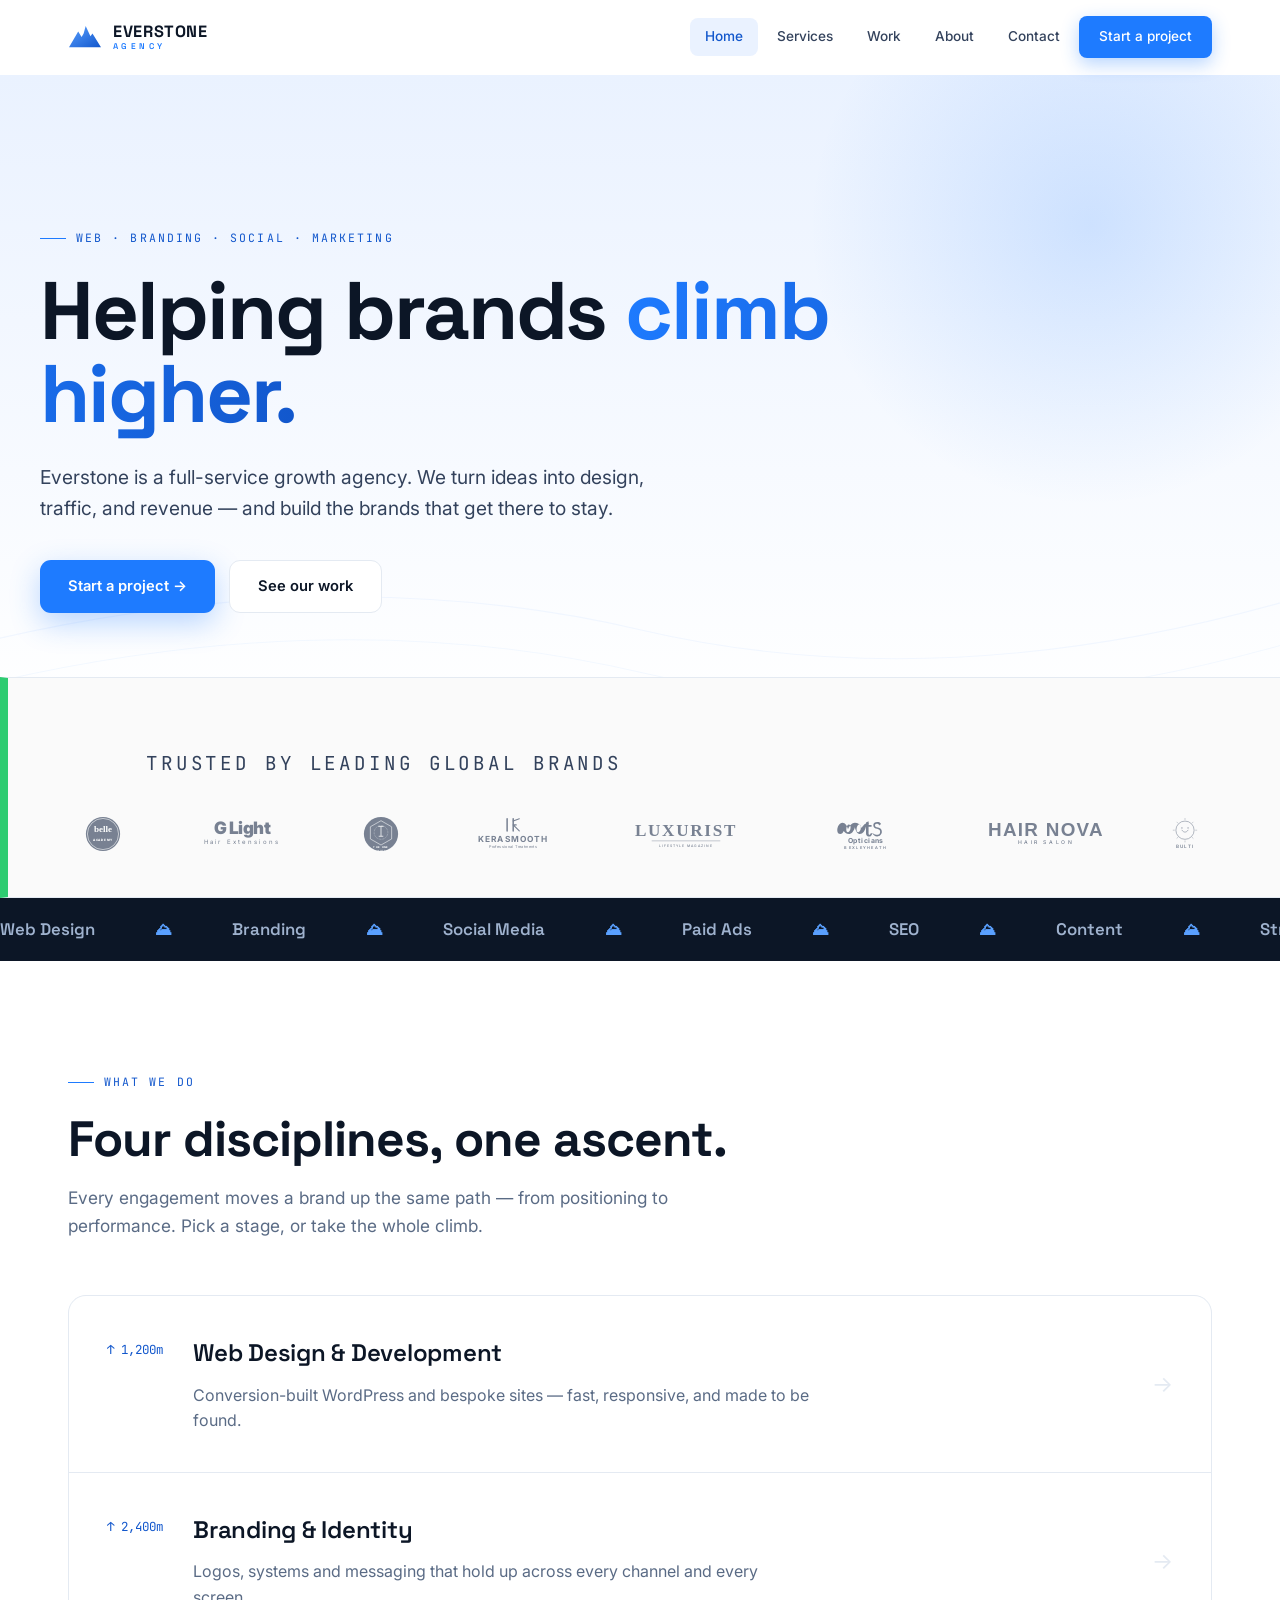
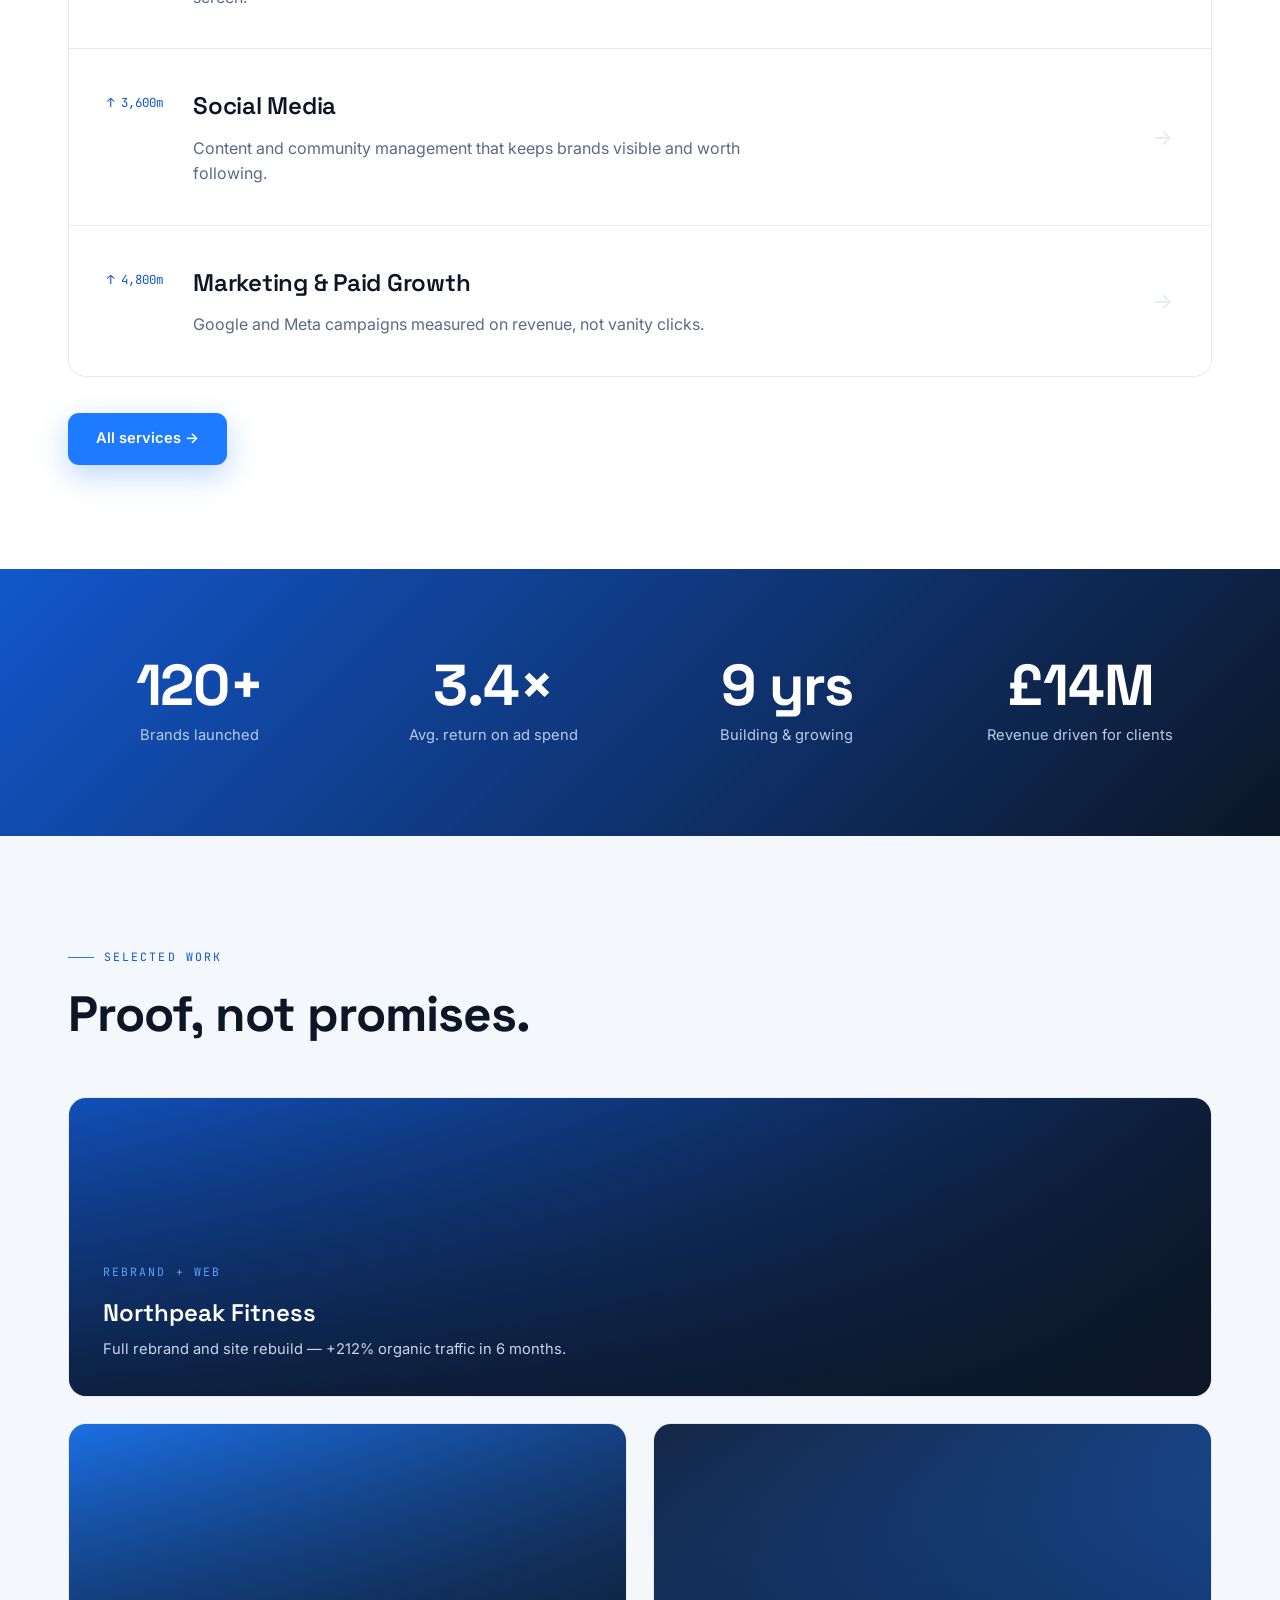
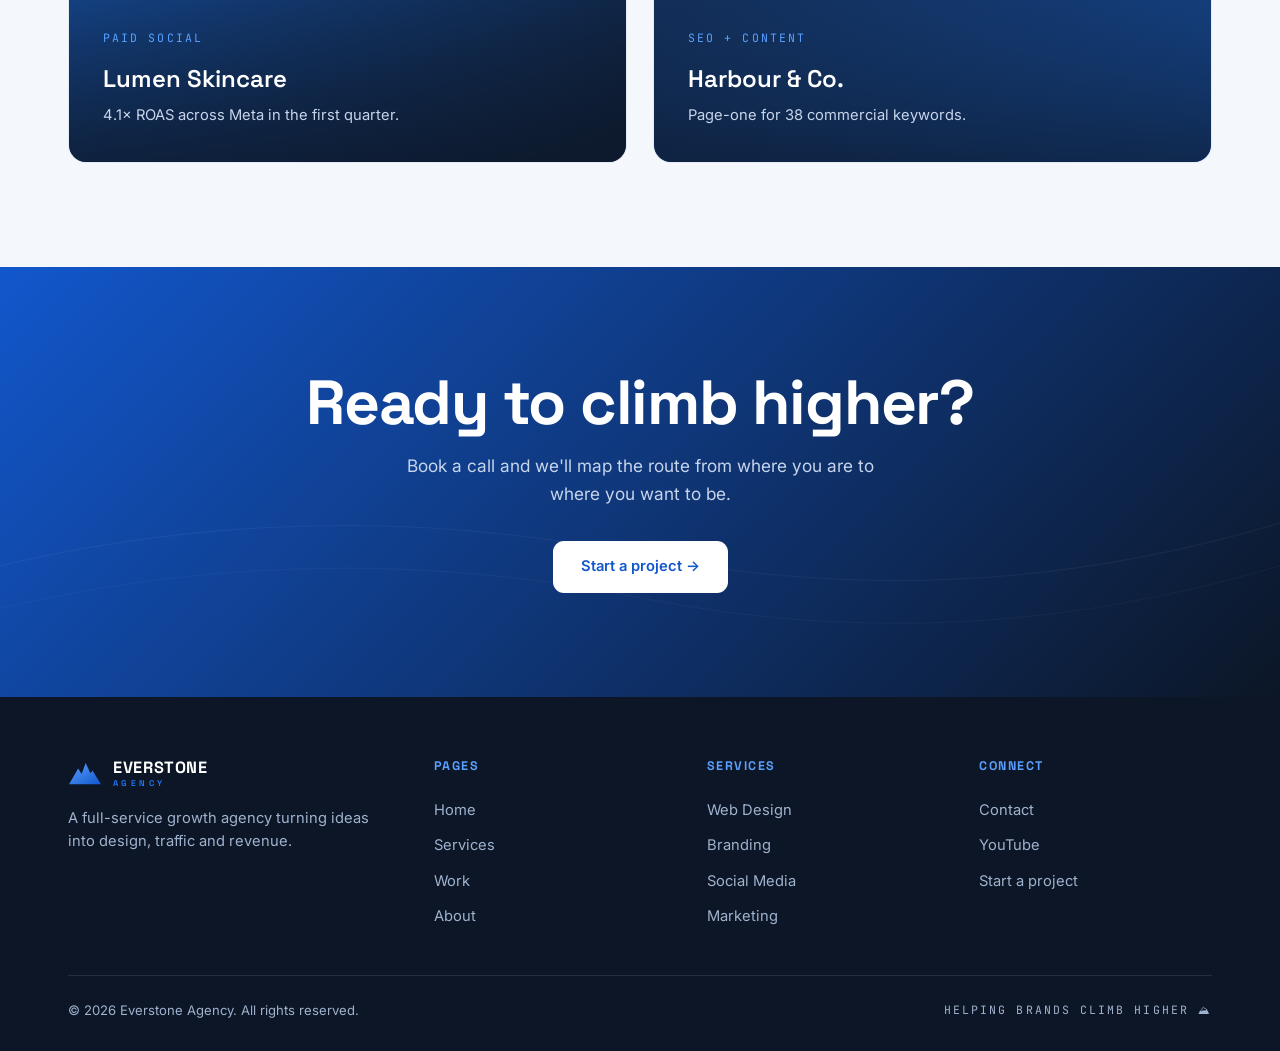
<file: index.html>
<!DOCTYPE html>
<html lang="en">
<head>
  <meta charset="UTF-8">
  <meta name="viewport" content="width=device-width, initial-scale=1.0">
  <title>Everstone Agency — Helping brands climb higher</title>
  <link rel="preconnect" href="https://fonts.googleapis.com">
  <link rel="preconnect" href="https://fonts.gstatic.com" crossorigin>
  <link href="https://fonts.googleapis.com/css2?family=Space+Grotesk:wght@400;500;600;700&family=Inter:wght@400;500;600;700;800;900&family=JetBrains+Mono:wght@400;500&display=swap" rel="stylesheet">
  <link rel="stylesheet" href="css/style.css">
</head>
<body>

<!-- defs for gradient reuse -->
<svg width="0" height="0" style="position:absolute"><defs>
  <linearGradient id="lg" x1="0" y1="0" x2="1" y2="1"><stop offset="0" stop-color="#5AA0FF"/><stop offset="1" stop-color="#1257CC"/></linearGradient>
</defs></svg>

<!-- ============ HEADER ============ -->
<header id="hdr">
  <div class="wrap nav">
    <a href="index.html" class="logo" style="cursor:pointer">
      <svg viewBox="0 0 100 80" aria-label="Everstone Agency">
        <path fill="url(#lg)" d="M3 70 L30 24 L40 40 L52 8 L66 38 L72 30 L97 70 Z M40 40 L46 30 L52 8 Z"/>
      </svg>
      <span class="logo-txt"><span class="top">EVERSTONE</span><span class="sub">AGENCY</span></span>
    </a>
    <nav class="nav-links" id="navlinks">
      <a href="index.html" class="active">Home</a>
      <a href="services.html">Services</a>
      <a href="work.html">Work</a>
      <a href="about.html">About</a>
      <a href="contact.html">Contact</a>
      <a href="contact.html" class="nav-cta">Start a project</a>
    </nav>
    <div class="burger"><span></span><span></span><span></span></div>
  </div>
</header>

<main>
  <!-- ============ HERO ============ -->
  <section class="hero">
    <div class="glow"></div>
    <svg class="contours" viewBox="0 0 1200 700" preserveAspectRatio="xMidYMid slice">
      <g fill="none" stroke="#1E7BFF" stroke-width="1">
        <path d="M-50 540 Q300 450 600 520 T1250 480" opacity=".10"/>
        <path d="M-50 580 Q300 490 600 560 T1250 520" opacity=".09"/>
        <path d="M-50 620 Q300 530 600 600 T1250 560" opacity=".07"/>
      </g>
    </svg>
    <div class="wrap hero-inner">
      <span class="eyebrow mono">Web · Branding · Social · Marketing</span>
      <h1>Helping brands <span class="grad">climb higher.</span></h1>
      <p>Everstone is a full-service growth agency. We turn ideas into design, traffic, and revenue — and build the brands that get there to stay.</p>
      <div class="hero-actions">
        <a href="contact.html" class="btn btn-primary">Start a project →</a>
        <a href="work.html" class="btn btn-ghost">See our work</a>
      </div>
    </div>
      <!-- ============ INLINE LOGOS SHOWCASE ============ -->
      <div class="hero-logos-section">
        <div class="wrap">
          <p class="hero-logos-title">Trusted by Leading Global Brands</p>
          <div class="hero-logos-grid">
            <!-- belle ACADEMY -->
            <svg viewBox="0 0 100 100" xmlns="http://www.w3.org/2000/svg" aria-label="Belle Academy">
              <circle cx="50" cy="50" r="45" fill="currentColor"/>
              <circle cx="50" cy="50" r="41" fill="none" stroke="var(--paper)" stroke-width="1.5"/>
              <text x="50" y="46" font-family="'Brush Script MT', cursive, Georgia, serif" font-size="24" font-weight="bold" text-anchor="middle" fill="var(--paper)">belle</text>
              <text x="50" y="68" font-family="'Inter', sans-serif" font-size="8" font-weight="800" letter-spacing="2" text-anchor="middle" fill="var(--paper)">ACADEMY</text>
            </svg>
            <!-- G Light -->
            <svg viewBox="0 0 140 40" xmlns="http://www.w3.org/2000/svg" aria-label="G Light Hair Extensions">
              <text x="70" y="20" font-family="'Inter', sans-serif" font-weight="900" font-size="20" letter-spacing="-0.5" text-anchor="middle" fill="currentColor">G Light</text>
              <text x="70" y="32" font-family="'Inter', sans-serif" font-weight="400" font-size="7" letter-spacing="2.5" text-anchor="middle" fill="currentColor">Hair Extensions</text>
            </svg>
            <!-- THE ONE LASHES -->
            <svg viewBox="0 0 100 100" xmlns="http://www.w3.org/2000/svg" aria-label="The One Lashes">
              <circle cx="50" cy="50" r="45" fill="currentColor"/>
              <polygon points="50,15 78,31 78,63 50,79 22,63 22,31" fill="none" stroke="var(--paper)" stroke-width="1.5"/>
              <path d="M43,30 L57,30 M50,30 L50,56 M44,56 L56,56" stroke="var(--paper)" stroke-width="2" fill="none"/>
              <circle cx="50" cy="46" r="18" fill="none" stroke="var(--paper)" stroke-dasharray="2,2" stroke-width="1"/>
              <text x="50" y="88" font-family="'Inter', sans-serif" font-size="6.5" font-weight="800" letter-spacing="1" text-anchor="middle" fill="var(--paper)">THE ONE</text>
              <text x="50" y="94" font-family="'Inter', sans-serif" font-size="4" font-weight="500" letter-spacing="1" text-anchor="middle" fill="var(--paper)">LASHES</text>
            </svg>
            <!-- KERASMOOTH -->
            <svg viewBox="0 0 140 50" xmlns="http://www.w3.org/2000/svg" aria-label="Kerasmooth Professional Treatments">
              <g stroke="currentColor" stroke-width="2" stroke-linecap="round">
                <line x1="62" y1="5" x2="62" y2="21"/>
                <line x1="70" y1="5" x2="70" y2="21"/>
                <path d="M 70 8 L 78 5 M 70 13 L 78 21 M 70 13 H 74" stroke-width="1.5"/>
              </g>
              <text x="70" y="36" font-family="'Inter', sans-serif" font-weight="700" font-size="11" letter-spacing="1.5" text-anchor="middle" fill="currentColor">KERASMOOTH</text>
              <text x="70" y="44" font-family="'Inter', sans-serif" font-weight="400" font-size="5" letter-spacing="0.5" text-anchor="middle" fill="currentColor">Professional Treatments</text>
            </svg>
            <!-- LUXURIST -->
            <svg viewBox="0 0 140 40" xmlns="http://www.w3.org/2000/svg" aria-label="Luxurist">
              <text x="70" y="22" font-family="'Playfair Display', Georgia, serif" font-weight="700" font-size="20" letter-spacing="2" text-anchor="middle" fill="currentColor">LUXURIST</text>
              <line x1="30" y1="28" x2="110" y2="28" stroke="currentColor" stroke-width="0.5"/>
              <text x="70" y="35" font-family="'Inter', sans-serif" font-weight="500" font-size="4" letter-spacing="1.2" text-anchor="middle" fill="currentColor">LIFESTYLE MAGAZINE</text>
            </svg>
            <!-- Boots Opticians -->
            <svg viewBox="0 0 140 40" xmlns="http://www.w3.org/2000/svg" aria-label="Boots Opticians Bexleyheath">
              <path d="M40 20 C42 20, 43 18.5, 44 16.5 C45 18, 47 20, 50 20 C53 20, 56 16.5, 57 12 C58 16.5, 60 20, 63 20 C66 20, 69 16.5, 70 11 C71 10.5, 72 9, 73 9 L73 7 C69.5 7, 66.5 10, 65 13 C63.5 9, 60.5 7, 57 7 C53.5 7, 50.5 11, 49 14.5 C48 11, 46 7, 42.5 7 C39 7, 36.5 11.5, 36.5 16 C36.5 19, 38 20, 40 20 Z M50 9 C51.5 9, 52 10.5, 52 12.5 C52 15.5, 50.5 18, 49 18 C47.5 18, 47 16.5, 47 14.5 C47 11.5, 48.5 9, 50 9 Z M62 9 C63.5 9, 64 10.5, 64 12.5 C64 15.5, 62.5 18, 61 18 C59.5 18, 59 16.5, 59 14.5 C59 11.5, 60.5 9, 62 9 Z" fill="currentColor"/>
              <path d="M74 23 C75.5 23, 76.5 21.5, 77.5 19 L75.5 19 C75 20, 74.5 21, 74 21 C73.5 21, 73 20, 73 19 L73 11.5 L76.5 11.5 L76.5 9.5 L73 9.5 L73 5 L70 6.5 L70 9.5 L68 9.5 L68 11.5 L70 11.5 L70 19 C70 21.5, 71.5 23, 74 23 Z" fill="currentColor"/>
              <path d="M78 19 C79.5 20, 81.5 21, 83.5 21 C85.5 21, 86.5 19.5, 86.5 17.5 C86.5 15.5, 85 14.5, 83 14 C80.5 13.5, 78.5 12.5, 78.5 9.5 C78.5 7.5, 80.5 6, 83 6 C85 6, 86.5 6.5, 87.5 8 L86 10 C85 8.5, 84 8, 82.5 8 C81 8, 80.5 9, 80.5 10 C80.5 11.5, 82 12, 84 12.5 C86.5 13, 88.5 14, 88.5 17.5 C88.5 20.5, 86 23, 83 23 C80.5 23, 78.5 21, 77.5 19.5 Z" fill="currentColor"/>
              <text x="70" y="30" font-family="'Inter', sans-serif" font-weight="700" font-size="8" letter-spacing="0.5" text-anchor="middle" fill="currentColor">Opticians</text>
              <text x="70" y="37" font-family="'Inter', sans-serif" font-weight="600" font-size="4.5" letter-spacing="1.5" text-anchor="middle" fill="currentColor">BEXLEYHEATH</text>
            </svg>
            <!-- HAIR NOVA -->
            <svg viewBox="0 0 140 40" xmlns="http://www.w3.org/2000/svg" aria-label="Hair Nova Hair Salon">
              <text x="70" y="22" font-family="'Impact', 'Arial Black', sans-serif" font-weight="900" font-size="22" letter-spacing="1.5" text-anchor="middle" fill="currentColor">HAIR NOVA</text>
              <text x="70" y="32" font-family="'Inter', sans-serif" font-weight="500" font-size="6" letter-spacing="3" text-anchor="middle" fill="currentColor">HAIR SALON</text>
            </svg>
            <!-- BULTI -->
            <svg viewBox="0 0 100 100" xmlns="http://www.w3.org/2000/svg" aria-label="Bulti">
              <circle cx="50" cy="40" r="24" fill="none" stroke="currentColor" stroke-width="1.5"/>
              <path d="M42,40 C44,43 47,45 50,45 C53,45 56,43 58,40" fill="none" stroke="currentColor" stroke-width="1.5" stroke-linecap="round"/>
              <circle cx="42" cy="34" r="1.5" fill="currentColor"/>
              <circle cx="58" cy="34" r="1.5" fill="currentColor"/>
              <g stroke="currentColor" stroke-width="1">
                <line x1="50" y1="8" x2="50" y2="13"/>
                <line x1="72" y1="18" x2="68" y2="22"/>
                <line x1="82" y1="40" x2="77" y2="40"/>
                <line x1="72" y1="62" x2="68" y2="58"/>
                <line x1="50" y1="72" x2="50" y2="67"/>
                <line x1="28" y1="62" x2="32" y2="58"/>
                <line x1="18" y1="40" x2="23" y2="40"/>
                <line x1="28" y1="18" x2="32" y2="22"/>
              </g>
              <text x="50" y="88" font-family="'Inter', sans-serif" font-weight="600" font-size="12" letter-spacing="3" text-anchor="middle" fill="currentColor">BULTI</text>
            </svg>
          </div>
        </div>
      </div>
  </section>

  <!-- ============ TICKER ============ -->
  <div class="marq">
    <div class="marq-track">
      <span>Web Design <i>⛰</i> Branding <i>⛰</i> Social Media <i>⛰</i> Paid Ads <i>⛰</i> SEO <i>⛰</i> Content <i>⛰</i> Strategy <i>⛰</i> </span>
      <span>Web Design <i>⛰</i> Branding <i>⛰</i> Social Media <i>⛰</i> Paid Ads <i>⛰</i> SEO <i>⛰</i> Content <i>⛰</i> Strategy <i>⛰</i> </span>
    </div>
  </div>

  <!-- ============ DISCIPLINES ============ -->
  <section class="sec">
    <div class="wrap">
      <div class="sec-head rv">
        <span class="eyebrow mono">What we do</span>
        <h2>Four disciplines, one ascent.</h2>
        <p>Every engagement moves a brand up the same path — from positioning to performance. Pick a stage, or take the whole climb.</p>
      </div>
      <div class="stages">
        <a href="services.html" class="stage rv">
          <span class="alt">↑ 1,200m</span>
          <div>
            <h3>Web Design & Development</h3>
            <p>Conversion-built WordPress and bespoke sites — fast, responsive, and made to be found.</p>
          </div>
          <span class="arrow">→</span>
        </a>
        <a href="services.html" class="stage rv">
          <span class="alt">↑ 2,400m</span>
          <div>
            <h3>Branding & Identity</h3>
            <p>Logos, systems and messaging that hold up across every channel and every screen.</p>
          </div>
          <span class="arrow">→</span>
        </a>
        <a href="services.html" class="stage rv">
          <span class="alt">↑ 3,600m</span>
          <div>
            <h3>Social Media</h3>
            <p>Content and community management that keeps brands visible and worth following.</p>
          </div>
          <span class="arrow">→</span>
        </a>
        <a href="services.html" class="stage rv">
          <span class="alt">↑ 4,800m</span>
          <div>
            <h3>Marketing & Paid Growth</h3>
            <p>Google and Meta campaigns measured on revenue, not vanity clicks.</p>
          </div>
          <span class="arrow">→</span>
        </a>
      </div>
      <div style="margin-top:36px" class="rv">
        <a href="services.html" class="btn btn-primary">All services →</a>
      </div>
    </div>
  </section>

  <!-- ============ SUMMIT BAND (STATS) ============ -->
  <section class="band sec" style="padding:88px 0">
    <svg class="contours" viewBox="0 0 1200 400" preserveAspectRatio="none">
      <g fill="none" stroke="#fff" stroke-width="1">
        <path d="M0 300 Q300 230 600 290 T1200 260" opacity=".14"/>
        <path d="M0 340 Q300 270 600 330 T1200 300" opacity=".1"/>
      </g>
    </svg>
    <div class="wrap">
      <div class="stats">
        <div class="stat rv"><div class="num">120+</div><div class="lbl">Brands launched</div></div>
        <div class="stat rv"><div class="num">3.4×</div><div class="lbl">Avg. return on ad spend</div></div>
        <div class="stat rv"><div class="num">9 yrs</div><div class="lbl">Building & growing</div></div>
        <div class="stat rv"><div class="num">£14M</div><div class="lbl">Revenue driven for clients</div></div>
      </div>
    </div>
  </section>

  <!-- ============ WORK ============ -->
  <section class="sec" style="background:var(--paper-2)">
    <div class="wrap">
      <div class="sec-head rv">
        <span class="eyebrow mono">Selected work</span>
        <h2>Proof, not promises.</h2>
      </div>
      <div class="work">
        <a href="work.html" class="case feat rv">
          <div class="bg" style="background:linear-gradient(120deg,#1257CC,#0C1626)"></div>
          <div class="veil"></div>
          <div class="meta">
            <span class="tag mono">Rebrand + Web</span>
            <h3>Northpeak Fitness</h3>
            <p class="res">Full rebrand and site rebuild — +212% organic traffic in 6 months.</p>
          </div>
        </a>
        <a href="work.html" class="case rv">
          <div class="bg" style="background:linear-gradient(140deg,#1E7BFF,#10233F)"></div>
          <div class="veil"></div>
          <div class="meta">
            <span class="tag mono">Paid Social</span>
            <h3>Lumen Skincare</h3>
            <p class="res">4.1× ROAS across Meta in the first quarter.</p>
          </div>
        </a>
        <a href="work.html" class="case rv">
          <div class="bg" style="background:linear-gradient(160deg,#16294a,#1E7BFF)"></div>
          <div class="veil"></div>
          <div class="meta">
            <span class="tag mono">SEO + Content</span>
            <h3>Harbour & Co.</h3>
            <p class="res">Page-one for 38 commercial keywords.</p>
          </div>
        </a>
      </div>
    </div>
  </section>
</main>

<!-- ============ CTA ============ -->
<div class="band">
  <svg class="contours" viewBox="0 0 1200 400" preserveAspectRatio="none"><g fill="none" stroke="#fff" stroke-width="1"><path d="M0 280 Q300 210 600 270 T1200 240" opacity=".12"/><path d="M0 320 Q300 250 600 310 T1200 280" opacity=".09"/></g></svg>
  <div class="wrap cta-band">
    <h2>Ready to climb higher?</h2>
    <p>Book a call and we'll map the route from where you are to where you want to be.</p>
    <a href="contact.html" class="btn btn-light">Start a project →</a>
  </div>
</div>

<!-- ============ FOOTER ============ -->
<footer>
  <div class="wrap">
    <div class="foot-top">
      <div>
        <div class="logo">
          <svg viewBox="0 0 100 80" style="width:34px;height:34px">
            <path fill="url(#lg)" d="M3 70 L30 24 L40 40 L52 8 L66 38 L72 30 L97 70 Z"/>
          </svg>
          <span class="logo-txt"><span class="top">EVERSTONE</span><span class="sub">AGENCY</span></span>
        </div>
        <p>A full-service growth agency turning ideas into design, traffic and revenue.</p>
      </div>
      <div class="fcol">
        <h5>Pages</h5>
        <a href="index.html">Home</a>
        <a href="services.html">Services</a>
        <a href="work.html">Work</a>
        <a href="about.html">About</a>
      </div>
      <div class="fcol">
        <h5>Services</h5>
        <a href="services.html">Web Design</a>
        <a href="services.html">Branding</a>
        <a href="services.html">Social Media</a>
        <a href="services.html">Marketing</a>
      </div>
      <div class="fcol">
        <h5>Connect</h5>
        <a href="contact.html">Contact</a>
        <a href="https://www.youtube.com/@Everstoneagency" target="_blank" rel="noopener">YouTube</a>
        <a href="contact.html">Start a project</a>
      </div>
    </div>
    <div class="foot-bot">
      <span>© 2026 Everstone Agency. All rights reserved.</span>
      <span class="mono">Helping brands climb higher ⛰</span>
    </div>
  </div>
</footer>

<script src="js/main.js"></script>
</body>
</html>
</file>
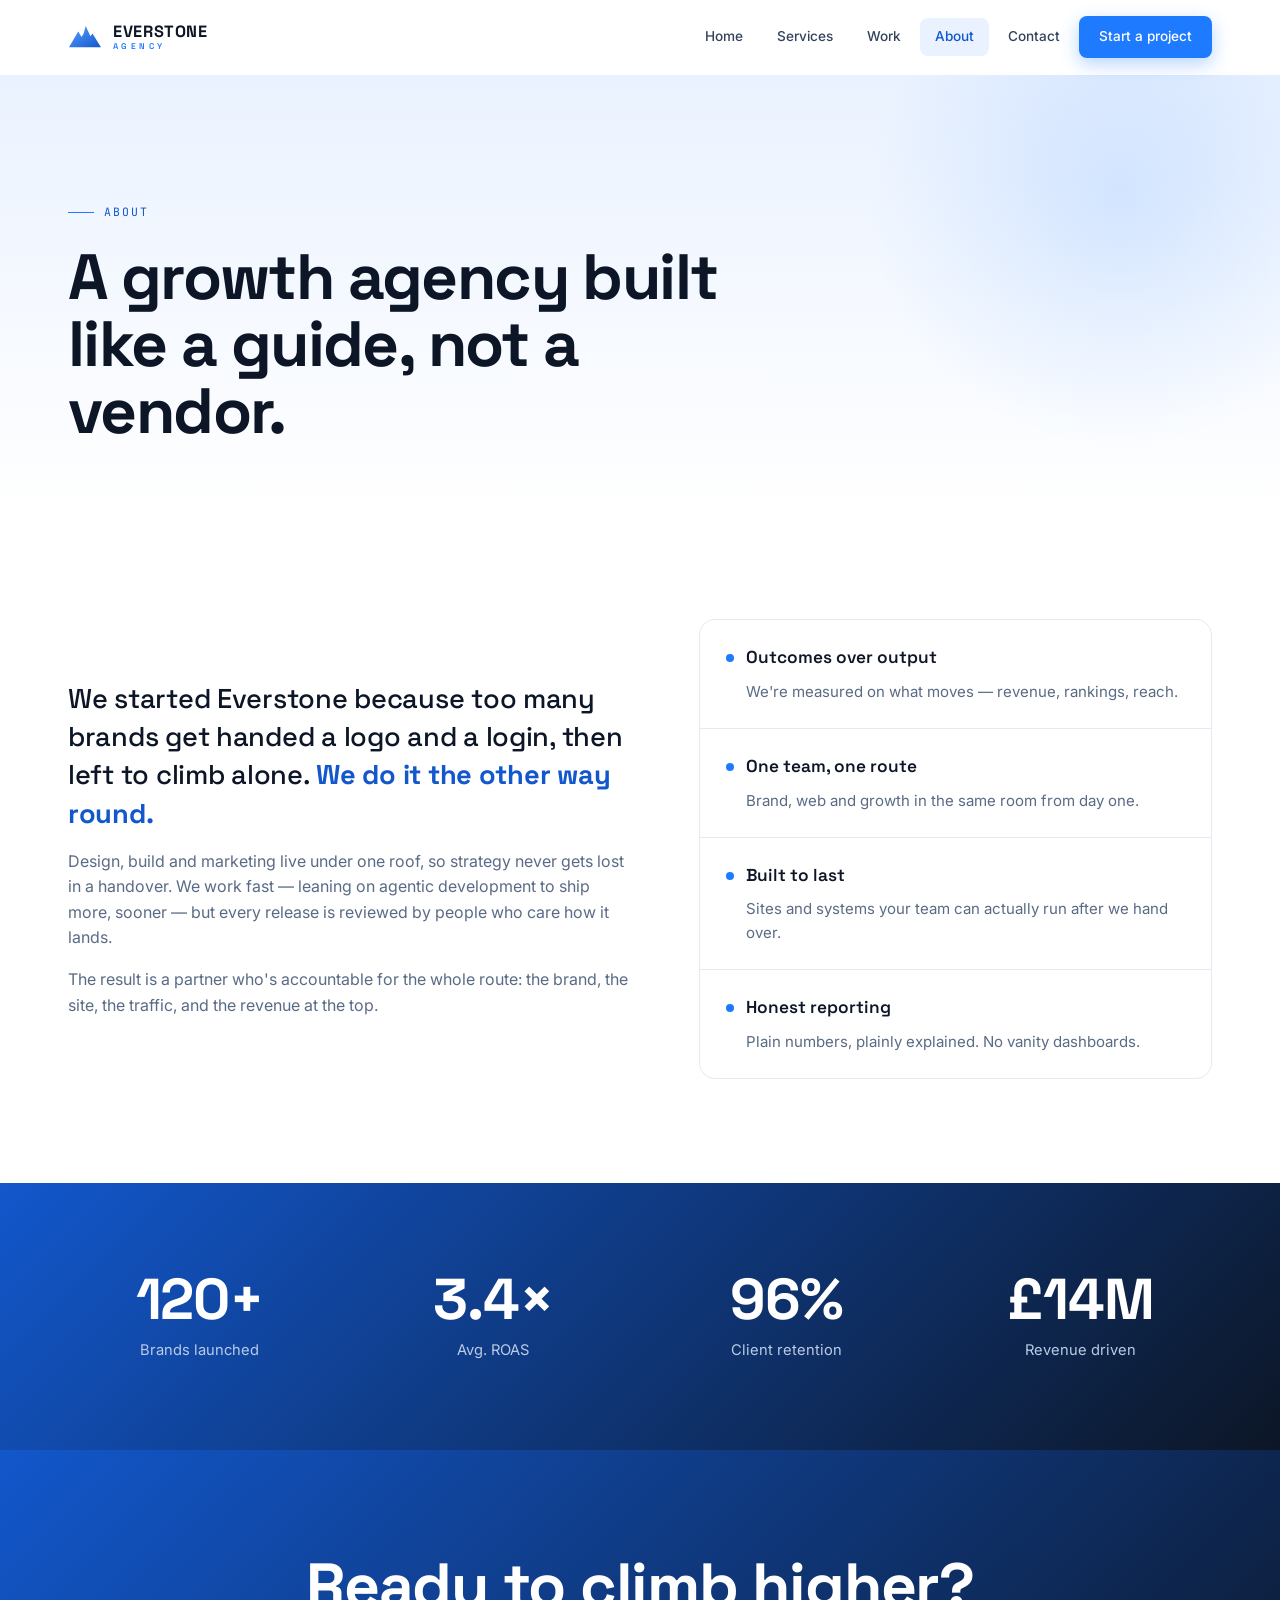
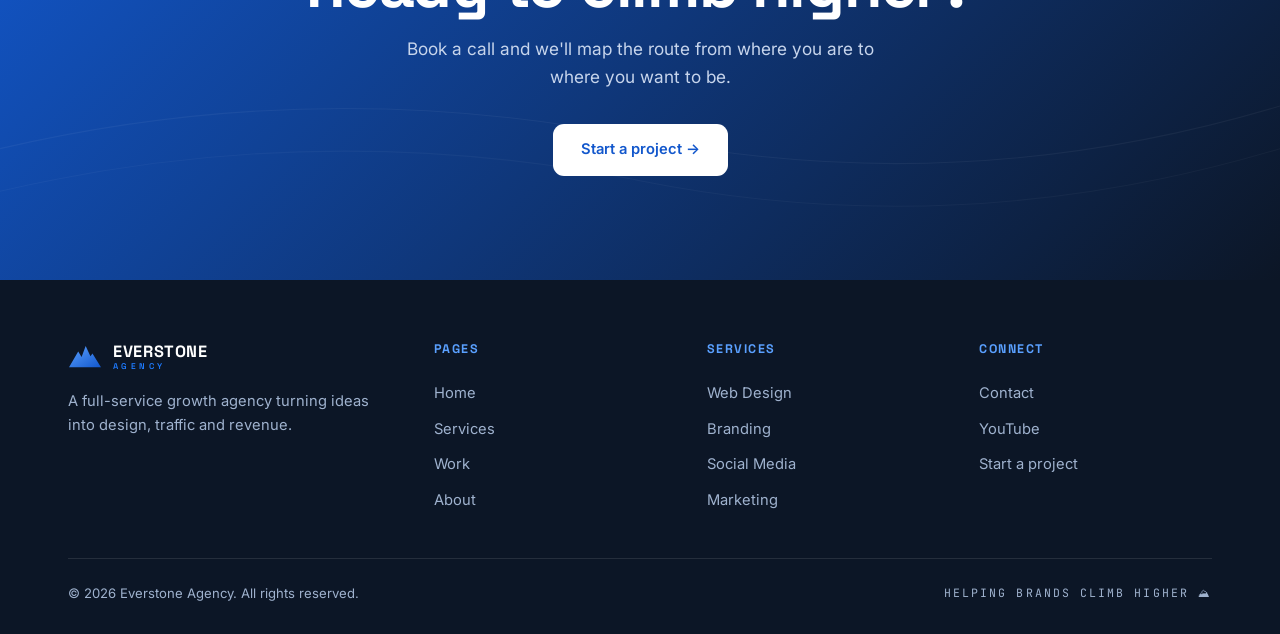
<file: about.html>
<!DOCTYPE html>
<html lang="en">
<head>
  <meta charset="UTF-8">
  <meta name="viewport" content="width=device-width, initial-scale=1.0">
  <title>About Us — Everstone Agency</title>
  <link rel="preconnect" href="https://fonts.googleapis.com">
  <link rel="preconnect" href="https://fonts.gstatic.com" crossorigin>
  <link href="https://fonts.googleapis.com/css2?family=Space+Grotesk:wght@400;500;600;700&family=Inter:wght@400;500;600;700;800&family=JetBrains+Mono:wght@400;500&display=swap" rel="stylesheet">
  <link rel="stylesheet" href="css/style.css">
</head>
<body>

<!-- defs for gradient reuse -->
<svg width="0" height="0" style="position:absolute"><defs>
  <linearGradient id="lg" x1="0" y1="0" x2="1" y2="1"><stop offset="0" stop-color="#5AA0FF"/><stop offset="1" stop-color="#1257CC"/></linearGradient>
</defs></svg>

<!-- ============ HEADER ============ -->
<header id="hdr">
  <div class="wrap nav">
    <a href="index.html" class="logo" style="cursor:pointer">
      <svg viewBox="0 0 100 80" aria-label="Everstone Agency">
        <path fill="url(#lg)" d="M3 70 L30 24 L40 40 L52 8 L66 38 L72 30 L97 70 Z M40 40 L46 30 L52 8 Z"/>
      </svg>
      <span class="logo-txt"><span class="top">EVERSTONE</span><span class="sub">AGENCY</span></span>
    </a>
    <nav class="nav-links" id="navlinks">
      <a href="index.html">Home</a>
      <a href="services.html">Services</a>
      <a href="work.html">Work</a>
      <a href="about.html" class="active">About</a>
      <a href="contact.html">Contact</a>
      <a href="contact.html" class="nav-cta">Start a project</a>
    </nav>
    <div class="burger"><span></span><span></span><span></span></div>
  </div>
</header>

<main>
  <!-- ============ PAGE HERO ============ -->
  <section class="phero">
    <div class="glow"></div>
    <div class="wrap">
      <span class="eyebrow mono">About</span>
      <h1>A growth agency built like a guide, not a vendor.</h1>
    </div>
  </section>

  <!-- ============ MISSION & VALUES ============ -->
  <section class="sec">
    <div class="wrap">
      <div class="split">
        <div class="rv">
          <p class="lead">We started Everstone because too many brands get handed a logo and a login, then left to climb alone. <b>We do it the other way round.</b></p>
          <p style="margin-top: 16px; color: var(--muted)">Design, build and marketing live under one roof, so strategy never gets lost in a handover. We work fast — leaning on agentic development to ship more, sooner — but every release is reviewed by people who care how it lands.</p>
          <p style="margin-top: 16px; color: var(--muted)">The result is a partner who's accountable for the whole route: the brand, the site, the traffic, and the revenue at the top.</p>
        </div>
        <div class="values rv">
          <div class="value">
            <h4><span class="d"></span>Outcomes over output</h4>
            <p>We're measured on what moves — revenue, rankings, reach.</p>
          </div>
          <div class="value">
            <h4><span class="d"></span>One team, one route</h4>
            <p>Brand, web and growth in the same room from day one.</p>
          </div>
          <div class="value">
            <h4><span class="d"></span>Built to last</h4>
            <p>Sites and systems your team can actually run after we hand over.</p>
          </div>
          <div class="value">
            <h4><span class="d"></span>Honest reporting</h4>
            <p>Plain numbers, plainly explained. No vanity dashboards.</p>
          </div>
        </div>
      </div>
    </div>
  </section>

  <!-- ============ STATS BAND ============ -->
  <section class="band sec" style="padding:88px 0">
    <svg class="contours" viewBox="0 0 1200 400" preserveAspectRatio="none">
      <g fill="none" stroke="#fff" stroke-width="1">
        <path d="M0 300 Q300 230 600 290 T1200 260" opacity=".14"/>
        <path d="M0 340 Q300 270 600 330 T1200 300" opacity=".1"/>
      </g>
    </svg>
    <div class="wrap">
      <div class="stats">
        <div class="stat rv"><div class="num">120+</div><div class="lbl">Brands launched</div></div>
        <div class="stat rv"><div class="num">3.4×</div><div class="lbl">Avg. ROAS</div></div>
        <div class="stat rv"><div class="num">96%</div><div class="lbl">Client retention</div></div>
        <div class="stat rv"><div class="num">£14M</div><div class="lbl">Revenue driven</div></div>
      </div>
    </div>
  </section>
</main>

<!-- ============ CTA ============ -->
<div class="band">
  <svg class="contours" viewBox="0 0 1200 400" preserveAspectRatio="none"><g fill="none" stroke="#fff" stroke-width="1"><path d="M0 280 Q300 210 600 270 T1200 240" opacity=".12"/><path d="M0 320 Q300 250 600 310 T1200 280" opacity=".09"/></g></svg>
  <div class="wrap cta-band">
    <h2>Ready to climb higher?</h2>
    <p>Book a call and we'll map the route from where you are to where you want to be.</p>
    <a href="contact.html" class="btn btn-light">Start a project →</a>
  </div>
</div>

<!-- ============ FOOTER ============ -->
<footer>
  <div class="wrap">
    <div class="foot-top">
      <div>
        <div class="logo">
          <svg viewBox="0 0 100 80" style="width:34px;height:34px">
            <path fill="url(#lg)" d="M3 70 L30 24 L40 40 L52 8 L66 38 L72 30 L97 70 Z"/>
          </svg>
          <span class="logo-txt"><span class="top">EVERSTONE</span><span class="sub">AGENCY</span></span>
        </div>
        <p>A full-service growth agency turning ideas into design, traffic and revenue.</p>
      </div>
      <div class="fcol">
        <h5>Pages</h5>
        <a href="index.html">Home</a>
        <a href="services.html">Services</a>
        <a href="work.html">Work</a>
        <a href="about.html">About</a>
      </div>
      <div class="fcol">
        <h5>Services</h5>
        <a href="services.html">Web Design</a>
        <a href="services.html">Branding</a>
        <a href="services.html">Social Media</a>
        <a href="services.html">Marketing</a>
      </div>
      <div class="fcol">
        <h5>Connect</h5>
        <a href="contact.html">Contact</a>
        <a href="https://www.youtube.com/@Everstoneagency" target="_blank" rel="noopener">YouTube</a>
        <a href="contact.html">Start a project</a>
      </div>
    </div>
    <div class="foot-bot">
      <span>© 2026 Everstone Agency. All rights reserved.</span>
      <span class="mono">Helping brands climb higher ⛰</span>
    </div>
  </div>
</footer>

<script src="js/main.js"></script>
</body>
</html>
</file>
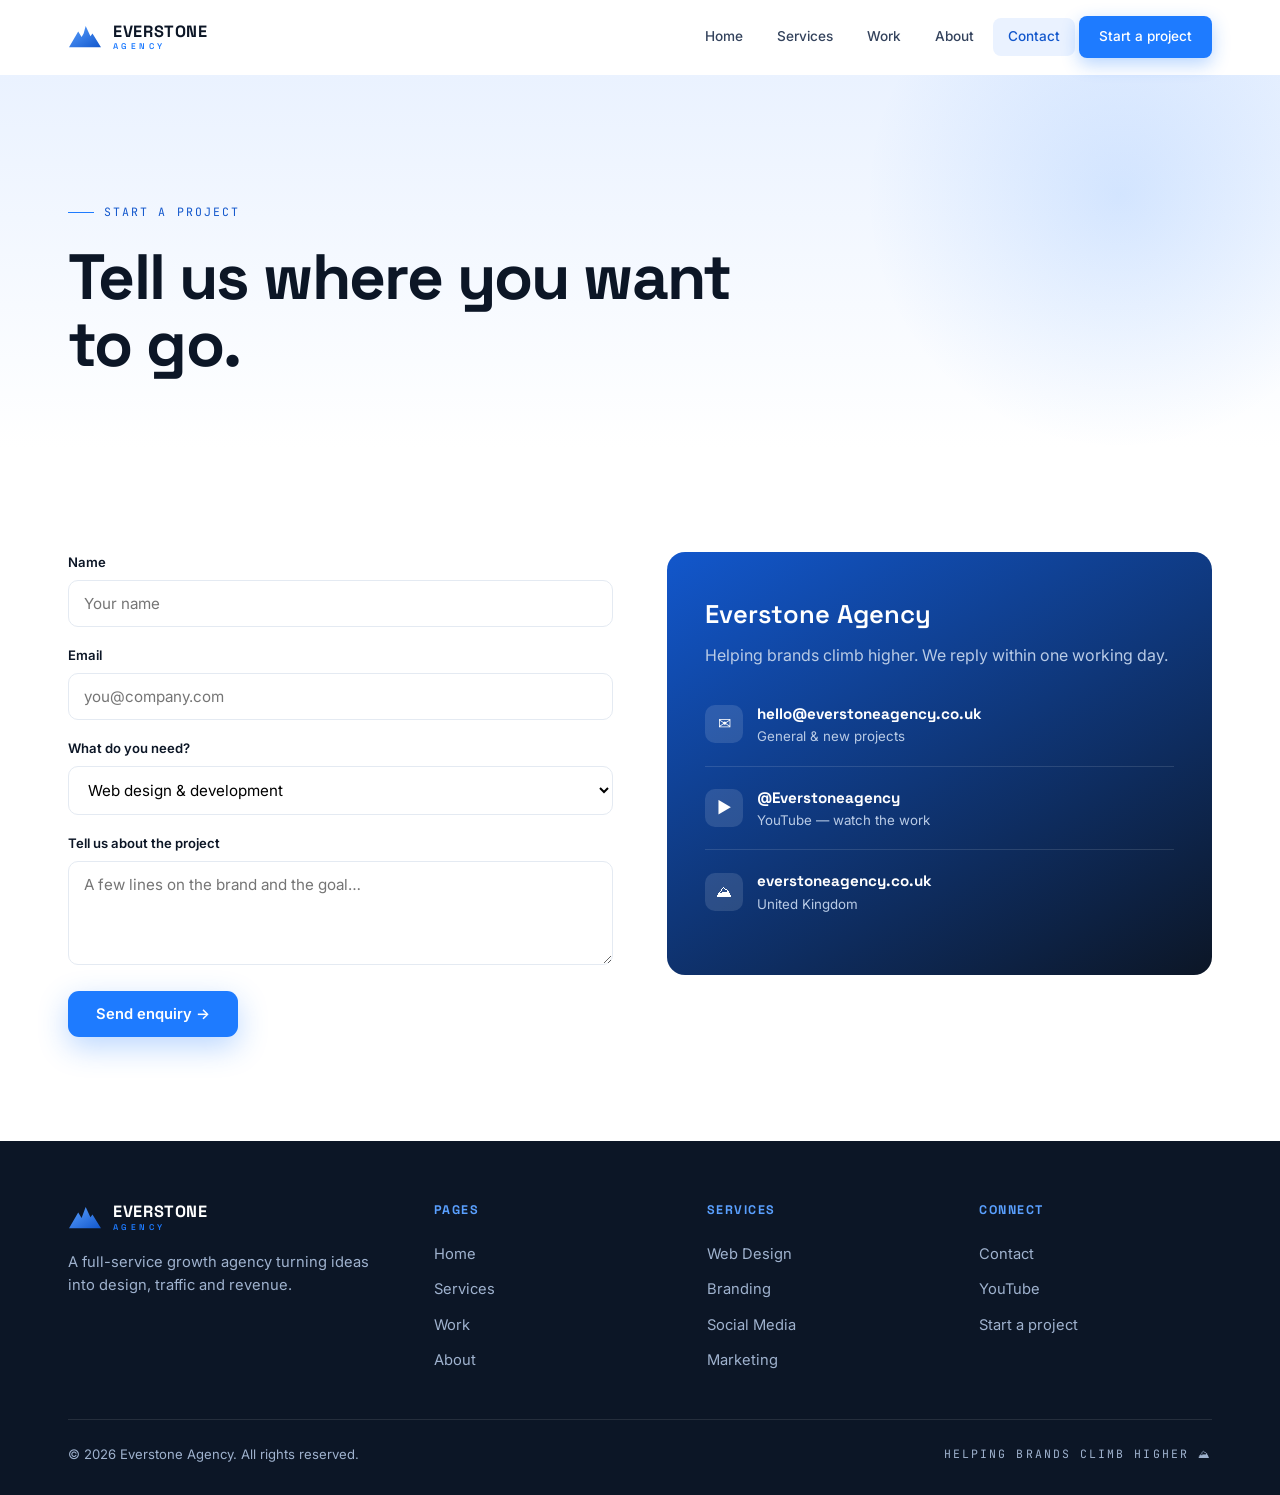
<file: contact.html>
<!DOCTYPE html>
<html lang="en">
<head>
  <meta charset="UTF-8">
  <meta name="viewport" content="width=device-width, initial-scale=1.0">
  <title>Contact Us — Everstone Agency</title>
  <link rel="preconnect" href="https://fonts.googleapis.com">
  <link rel="preconnect" href="https://fonts.gstatic.com" crossorigin>
  <link href="https://fonts.googleapis.com/css2?family=Space+Grotesk:wght@400;500;600;700&family=Inter:wght@400;500;600;700;800&family=JetBrains+Mono:wght@400;500&display=swap" rel="stylesheet">
  <link rel="stylesheet" href="css/style.css">
</head>
<body>

<!-- defs for gradient reuse -->
<svg width="0" height="0" style="position:absolute"><defs>
  <linearGradient id="lg" x1="0" y1="0" x2="1" y2="1"><stop offset="0" stop-color="#5AA0FF"/><stop offset="1" stop-color="#1257CC"/></linearGradient>
</defs></svg>

<!-- ============ HEADER ============ -->
<header id="hdr">
  <div class="wrap nav">
    <a href="index.html" class="logo" style="cursor:pointer">
      <svg viewBox="0 0 100 80" aria-label="Everstone Agency">
        <path fill="url(#lg)" d="M3 70 L30 24 L40 40 L52 8 L66 38 L72 30 L97 70 Z M40 40 L46 30 L52 8 Z"/>
      </svg>
      <span class="logo-txt"><span class="top">EVERSTONE</span><span class="sub">AGENCY</span></span>
    </a>
    <nav class="nav-links" id="navlinks">
      <a href="index.html">Home</a>
      <a href="services.html">Services</a>
      <a href="work.html">Work</a>
      <a href="about.html">About</a>
      <a href="contact.html" class="active">Contact</a>
      <a href="contact.html" class="nav-cta">Start a project</a>
    </nav>
    <div class="burger"><span></span><span></span><span></span></div>
  </div>
</header>

<main>
  <!-- ============ PAGE HERO ============ -->
  <section class="phero">
    <div class="glow"></div>
    <div class="wrap">
      <span class="eyebrow mono">Start a project</span>
      <h1>Tell us where you want to go.</h1>
    </div>
  </section>

  <!-- ============ CONTACT GRID ============ -->
  <section class="sec">
    <div class="wrap">
      <div class="contact-grid">
        <div class="rv">
          <div class="field">
            <label>Name</label>
            <input type="text" placeholder="Your name">
          </div>
          <div class="field">
            <label>Email</label>
            <input type="email" placeholder="you@company.com">
          </div>
          <div class="field">
            <label>What do you need?</label>
            <select>
              <option>Web design & development</option>
              <option>Branding & identity</option>
              <option>Social media</option>
              <option>Paid advertising</option>
              <option>SEO</option>
              <option>The full climb</option>
            </select>
          </div>
          <div class="field">
            <label>Tell us about the project</label>
            <textarea rows="4" placeholder="A few lines on the brand and the goal…"></textarea>
          </div>
          <button class="btn btn-primary" onclick="alert('Mockup form — wire up to email / CRM on build.')">Send enquiry →</button>
        </div>
        <div class="contact-side rv">
          <h3>Everstone Agency</h3>
          <p class="s-muted" style="margin-bottom:14px">Helping brands climb higher. We reply within one working day.</p>
          <div class="cline">
            <span class="ic">✉</span>
            <div>
              <b>hello@everstoneagency.co.uk</b>
              <small>General & new projects</small>
            </div>
          </div>
          <div class="cline">
            <span class="ic">▶</span>
            <div>
              <b>@Everstoneagency</b>
              <small>YouTube — watch the work</small>
            </div>
          </div>
          <div class="cline">
            <span class="ic">⛰</span>
            <div>
              <b>everstoneagency.co.uk</b>
              <small>United Kingdom</small>
            </div>
          </div>
        </div>
      </div>
    </div>
  </section>
</main>

<!-- ============ FOOTER ============ -->
<footer>
  <div class="wrap">
    <div class="foot-top">
      <div>
        <div class="logo">
          <svg viewBox="0 0 100 80" style="width:34px;height:34px">
            <path fill="url(#lg)" d="M3 70 L30 24 L40 40 L52 8 L66 38 L72 30 L97 70 Z"/>
          </svg>
          <span class="logo-txt"><span class="top">EVERSTONE</span><span class="sub">AGENCY</span></span>
        </div>
        <p>A full-service growth agency turning ideas into design, traffic and revenue.</p>
      </div>
      <div class="fcol">
        <h5>Pages</h5>
        <a href="index.html">Home</a>
        <a href="services.html">Services</a>
        <a href="work.html">Work</a>
        <a href="about.html">About</a>
      </div>
      <div class="fcol">
        <h5>Services</h5>
        <a href="services.html">Web Design</a>
        <a href="services.html">Branding</a>
        <a href="services.html">Social Media</a>
        <a href="services.html">Marketing</a>
      </div>
      <div class="fcol">
        <h5>Connect</h5>
        <a href="contact.html">Contact</a>
        <a href="https://www.youtube.com/@Everstoneagency" target="_blank" rel="noopener">YouTube</a>
        <a href="contact.html">Start a project</a>
      </div>
    </div>
    <div class="foot-bot">
      <span>© 2026 Everstone Agency. All rights reserved.</span>
      <span class="mono">Helping brands climb higher ⛰</span>
    </div>
  </div>
</footer>

<script src="js/main.js"></script>
</body>
</html>
</file>
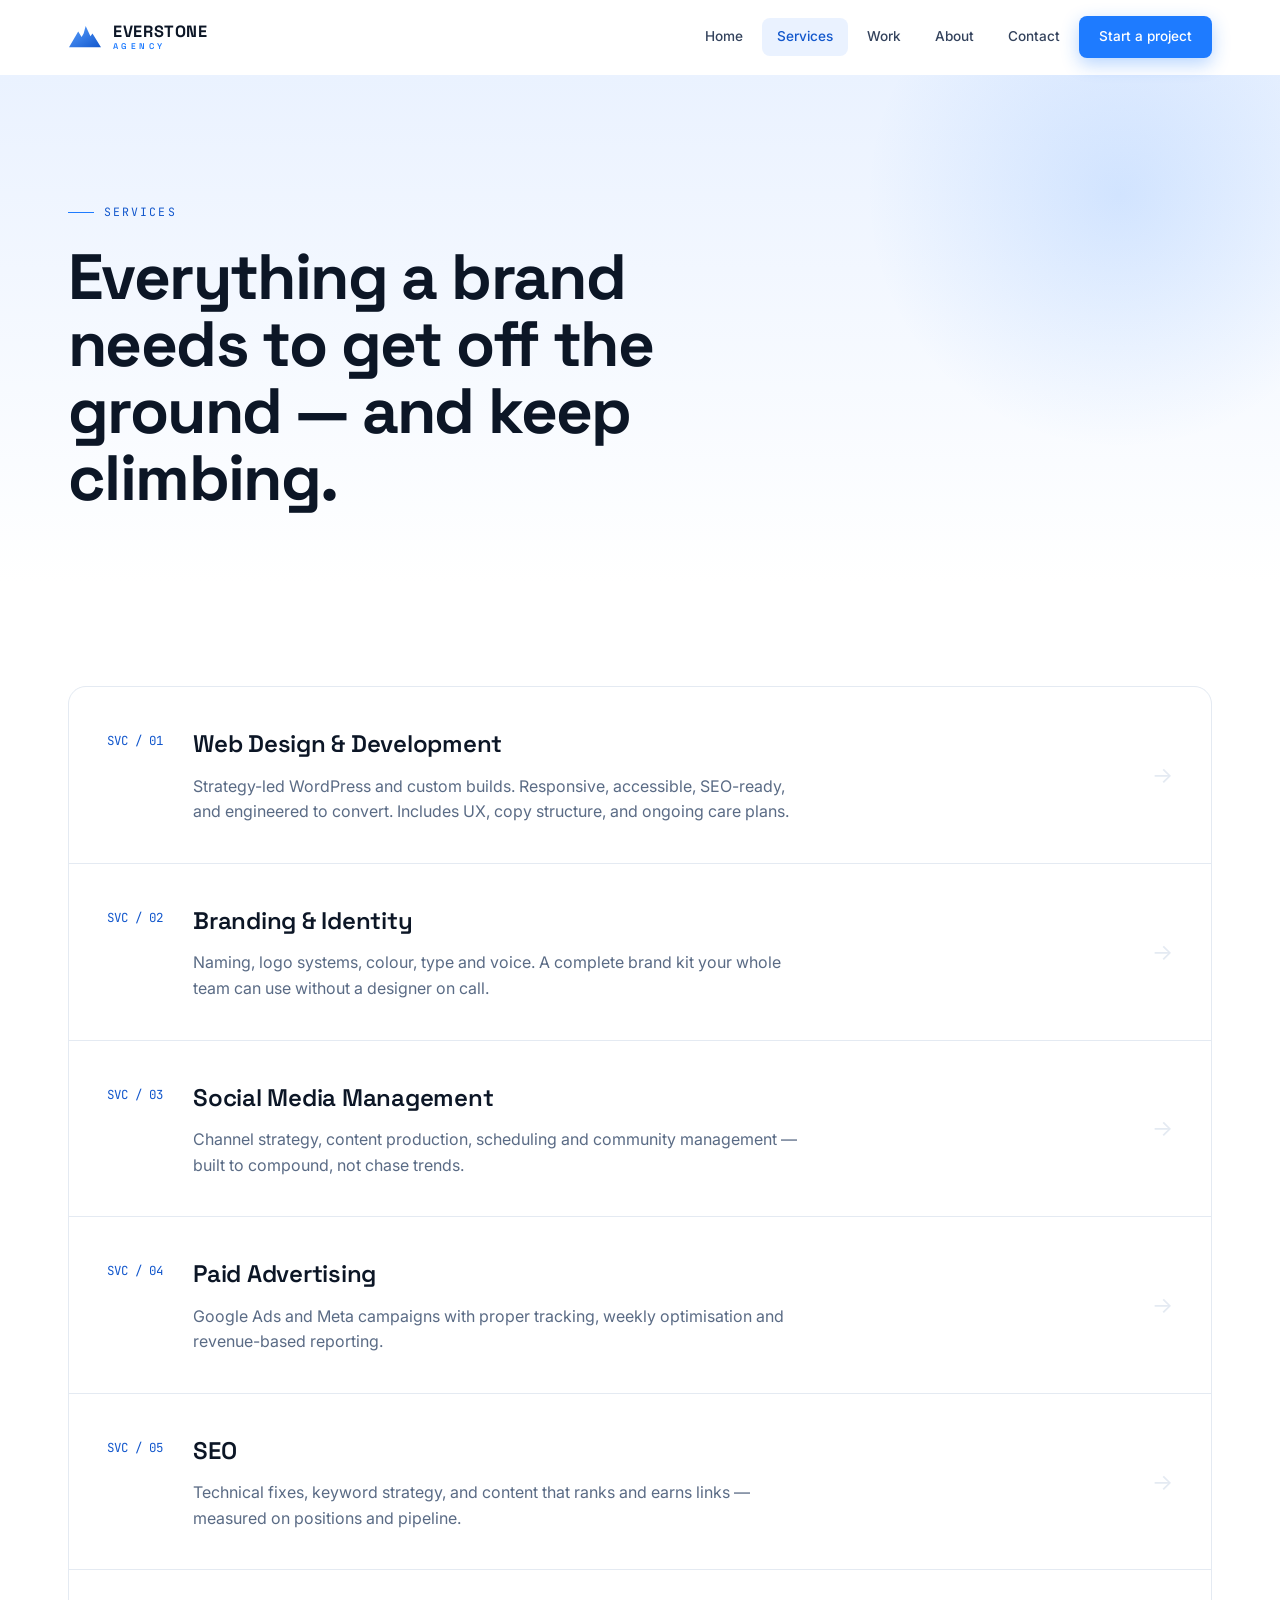
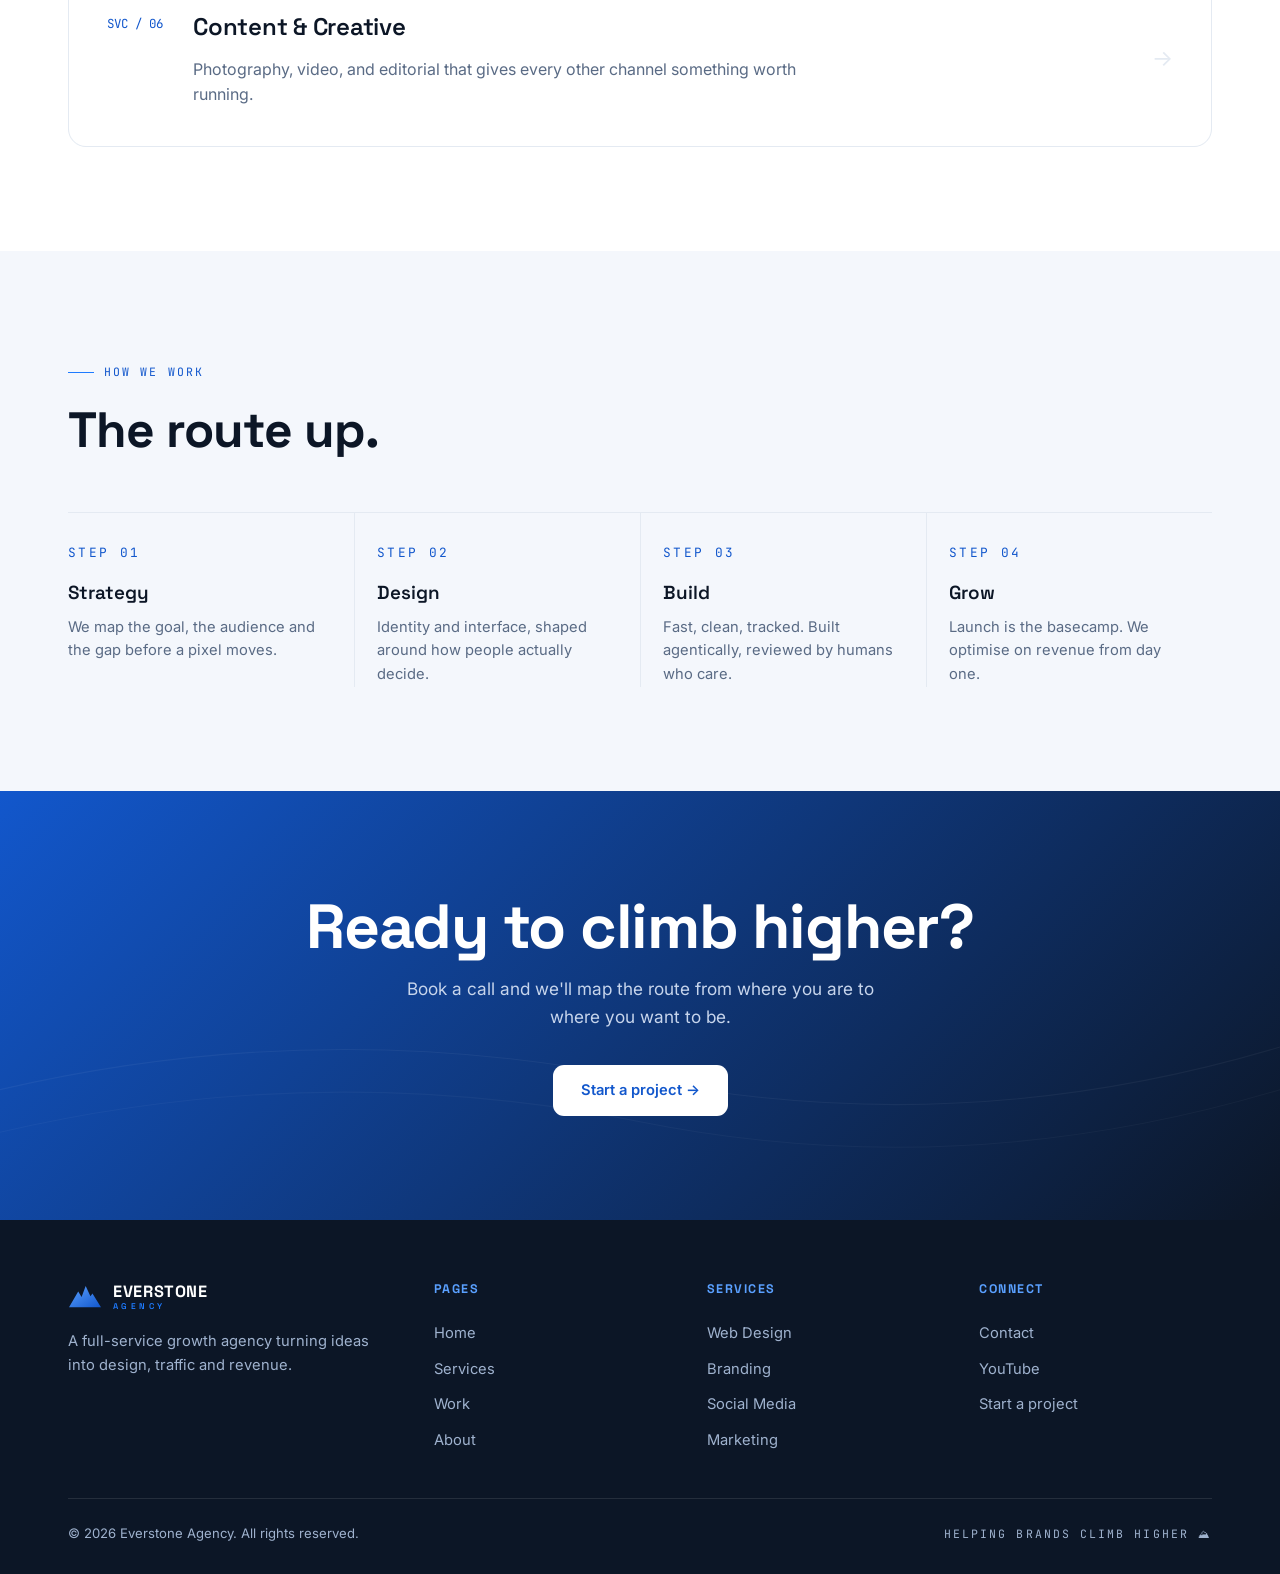
<file: services.html>
<!DOCTYPE html>
<html lang="en">
<head>
  <meta charset="UTF-8">
  <meta name="viewport" content="width=device-width, initial-scale=1.0">
  <title>Services — Everstone Agency</title>
  <link rel="preconnect" href="https://fonts.googleapis.com">
  <link rel="preconnect" href="https://fonts.gstatic.com" crossorigin>
  <link href="https://fonts.googleapis.com/css2?family=Space+Grotesk:wght@400;500;600;700&family=Inter:wght@400;500;600;700;800&family=JetBrains+Mono:wght@400;500&display=swap" rel="stylesheet">
  <link rel="stylesheet" href="css/style.css">
</head>
<body>

<!-- defs for gradient reuse -->
<svg width="0" height="0" style="position:absolute"><defs>
  <linearGradient id="lg" x1="0" y1="0" x2="1" y2="1"><stop offset="0" stop-color="#5AA0FF"/><stop offset="1" stop-color="#1257CC"/></linearGradient>
</defs></svg>

<!-- ============ HEADER ============ -->
<header id="hdr">
  <div class="wrap nav">
    <a href="index.html" class="logo" style="cursor:pointer">
      <svg viewBox="0 0 100 80" aria-label="Everstone Agency">
        <path fill="url(#lg)" d="M3 70 L30 24 L40 40 L52 8 L66 38 L72 30 L97 70 Z M40 40 L46 30 L52 8 Z"/>
      </svg>
      <span class="logo-txt"><span class="top">EVERSTONE</span><span class="sub">AGENCY</span></span>
    </a>
    <nav class="nav-links" id="navlinks">
      <a href="index.html">Home</a>
      <a href="services.html" class="active">Services</a>
      <a href="work.html">Work</a>
      <a href="about.html">About</a>
      <a href="contact.html">Contact</a>
      <a href="contact.html" class="nav-cta">Start a project</a>
    </nav>
    <div class="burger"><span></span><span></span><span></span></div>
  </div>
</header>

<main>
  <!-- ============ PAGE HERO ============ -->
  <section class="phero">
    <div class="glow"></div>
    <div class="wrap">
      <span class="eyebrow mono">Services</span>
      <h1>Everything a brand needs to get off the ground — and keep climbing.</h1>
    </div>
  </section>

  <!-- ============ ALL SERVICES ============ -->
  <section class="sec">
    <div class="wrap">
      <div class="stages">
        <div class="stage rv">
          <span class="alt">SVC / 01</span>
          <div>
            <h3>Web Design & Development</h3>
            <p>Strategy-led WordPress and custom builds. Responsive, accessible, SEO-ready, and engineered to convert. Includes UX, copy structure, and ongoing care plans.</p>
          </div>
          <span class="arrow">→</span>
        </div>
        <div class="stage rv">
          <span class="alt">SVC / 02</span>
          <div>
            <h3>Branding & Identity</h3>
            <p>Naming, logo systems, colour, type and voice. A complete brand kit your whole team can use without a designer on call.</p>
          </div>
          <span class="arrow">→</span>
        </div>
        <div class="stage rv">
          <span class="alt">SVC / 03</span>
          <div>
            <h3>Social Media Management</h3>
            <p>Channel strategy, content production, scheduling and community management — built to compound, not chase trends.</p>
          </div>
          <span class="arrow">→</span>
        </div>
        <div class="stage rv">
          <span class="alt">SVC / 04</span>
          <div>
            <h3>Paid Advertising</h3>
            <p>Google Ads and Meta campaigns with proper tracking, weekly optimisation and revenue-based reporting.</p>
          </div>
          <span class="arrow">→</span>
        </div>
        <div class="stage rv">
          <span class="alt">SVC / 05</span>
          <div>
            <h3>SEO</h3>
            <p>Technical fixes, keyword strategy, and content that ranks and earns links — measured on positions and pipeline.</p>
          </div>
          <span class="arrow">→</span>
        </div>
        <div class="stage rv">
          <span class="alt">SVC / 06</span>
          <div>
            <h3>Content & Creative</h3>
            <p>Photography, video, and editorial that gives every other channel something worth running.</p>
          </div>
          <span class="arrow">→</span>
        </div>
      </div>
    </div>
  </section>

  <!-- ============ HOW WE WORK ============ -->
  <section class="sec" style="background:var(--paper-2)">
    <div class="wrap">
      <div class="sec-head rv">
        <span class="eyebrow mono">How we work</span>
        <h2>The route up.</h2>
      </div>
      <div class="steps">
        <div class="step rv">
          <div class="n mono">STEP 01</div>
          <h4>Strategy</h4>
          <p>We map the goal, the audience and the gap before a pixel moves.</p>
        </div>
        <div class="step rv">
          <div class="n mono">STEP 02</div>
          <h4>Design</h4>
          <p>Identity and interface, shaped around how people actually decide.</p>
        </div>
        <div class="step rv">
          <div class="n mono">STEP 03</div>
          <h4>Build</h4>
          <p>Fast, clean, tracked. Built agentically, reviewed by humans who care.</p>
        </div>
        <div class="step rv">
          <div class="n mono">STEP 04</div>
          <h4>Grow</h4>
          <p>Launch is the basecamp. We optimise on revenue from day one.</p>
        </div>
      </div>
    </div>
  </section>
</main>

<!-- ============ CTA ============ -->
<div class="band">
  <svg class="contours" viewBox="0 0 1200 400" preserveAspectRatio="none"><g fill="none" stroke="#fff" stroke-width="1"><path d="M0 280 Q300 210 600 270 T1200 240" opacity=".12"/><path d="M0 320 Q300 250 600 310 T1200 280" opacity=".09"/></g></svg>
  <div class="wrap cta-band">
    <h2>Ready to climb higher?</h2>
    <p>Book a call and we'll map the route from where you are to where you want to be.</p>
    <a href="contact.html" class="btn btn-light">Start a project →</a>
  </div>
</div>

<!-- ============ FOOTER ============ -->
<footer>
  <div class="wrap">
    <div class="foot-top">
      <div>
        <div class="logo">
          <svg viewBox="0 0 100 80" style="width:34px;height:34px">
            <path fill="url(#lg)" d="M3 70 L30 24 L40 40 L52 8 L66 38 L72 30 L97 70 Z"/>
          </svg>
          <span class="logo-txt"><span class="top">EVERSTONE</span><span class="sub">AGENCY</span></span>
        </div>
        <p>A full-service growth agency turning ideas into design, traffic and revenue.</p>
      </div>
      <div class="fcol">
        <h5>Pages</h5>
        <a href="index.html">Home</a>
        <a href="services.html">Services</a>
        <a href="work.html">Work</a>
        <a href="about.html">About</a>
      </div>
      <div class="fcol">
        <h5>Services</h5>
        <a href="services.html">Web Design</a>
        <a href="services.html">Branding</a>
        <a href="services.html">Social Media</a>
        <a href="services.html">Marketing</a>
      </div>
      <div class="fcol">
        <h5>Connect</h5>
        <a href="contact.html">Contact</a>
        <a href="https://www.youtube.com/@Everstoneagency" target="_blank" rel="noopener">YouTube</a>
        <a href="contact.html">Start a project</a>
      </div>
    </div>
    <div class="foot-bot">
      <span>© 2026 Everstone Agency. All rights reserved.</span>
      <span class="mono">Helping brands climb higher ⛰</span>
    </div>
  </div>
</footer>

<script src="js/main.js"></script>
</body>
</html>
</file>
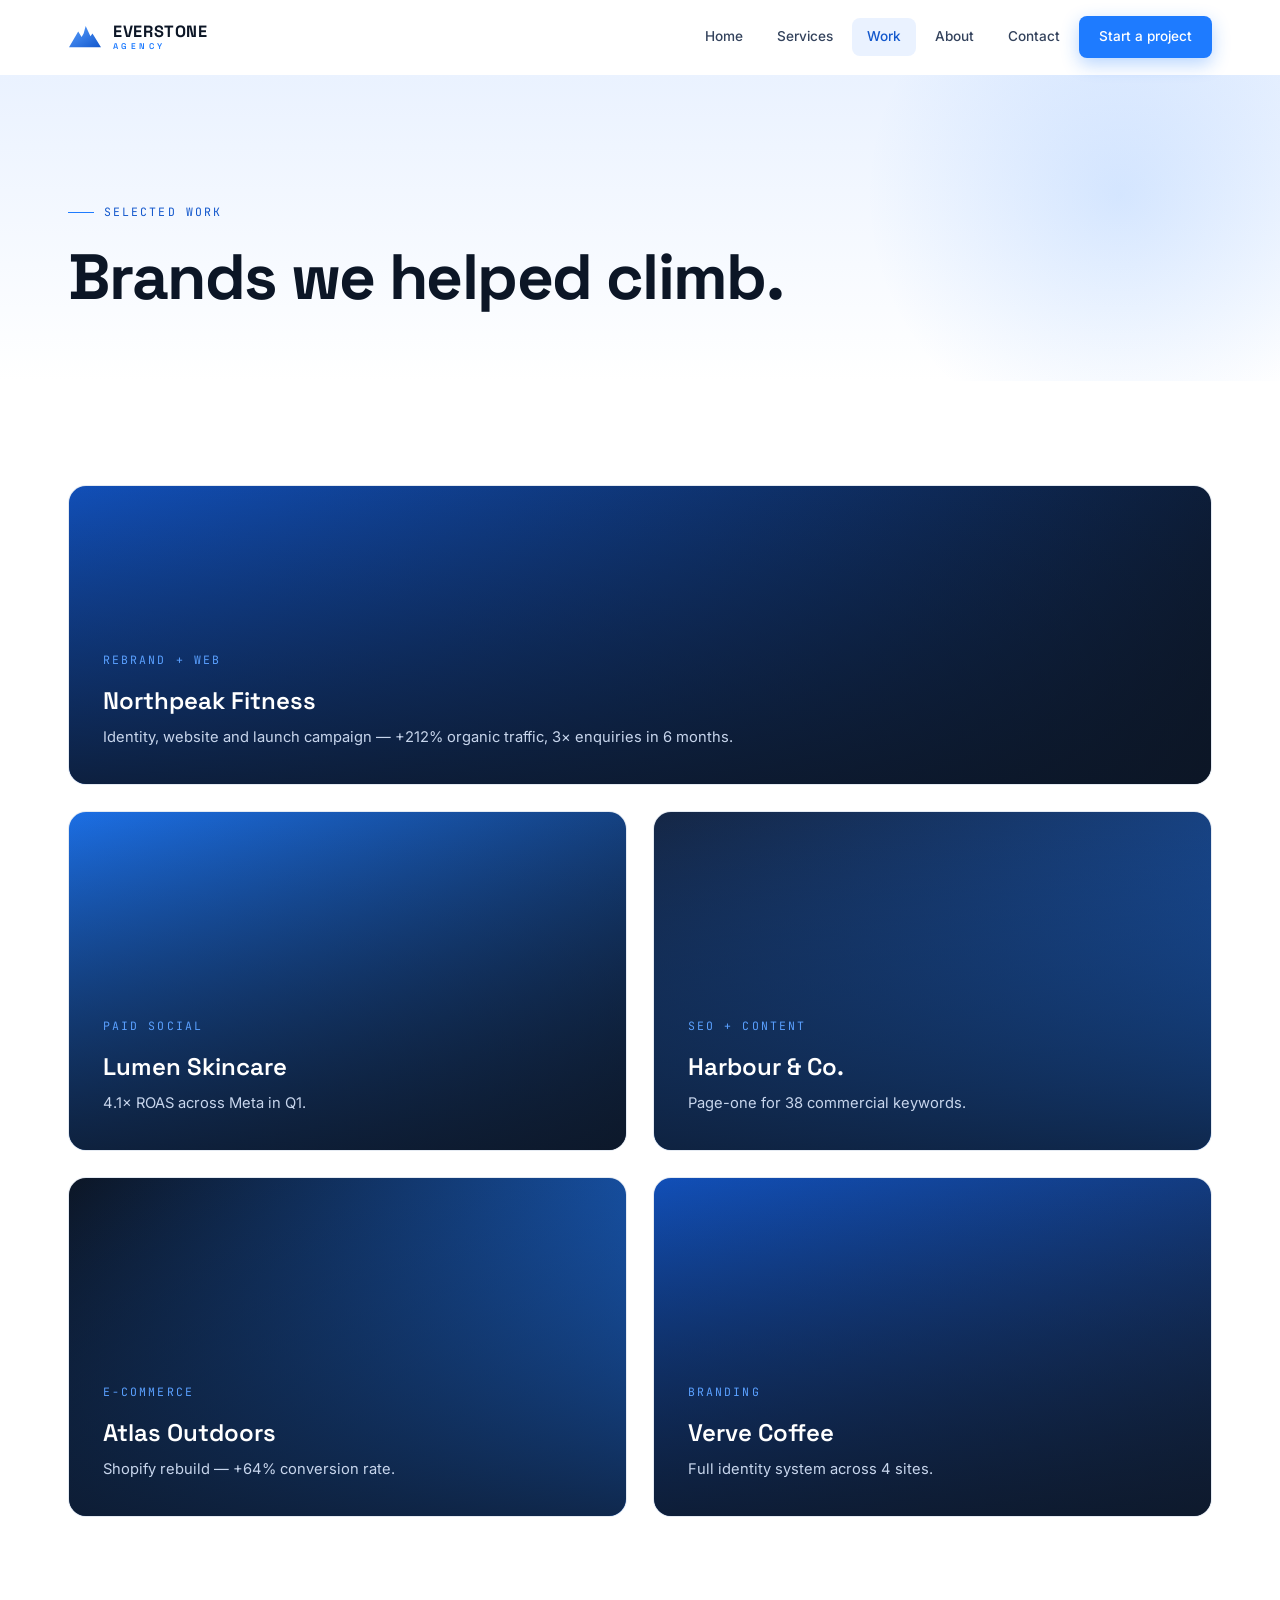
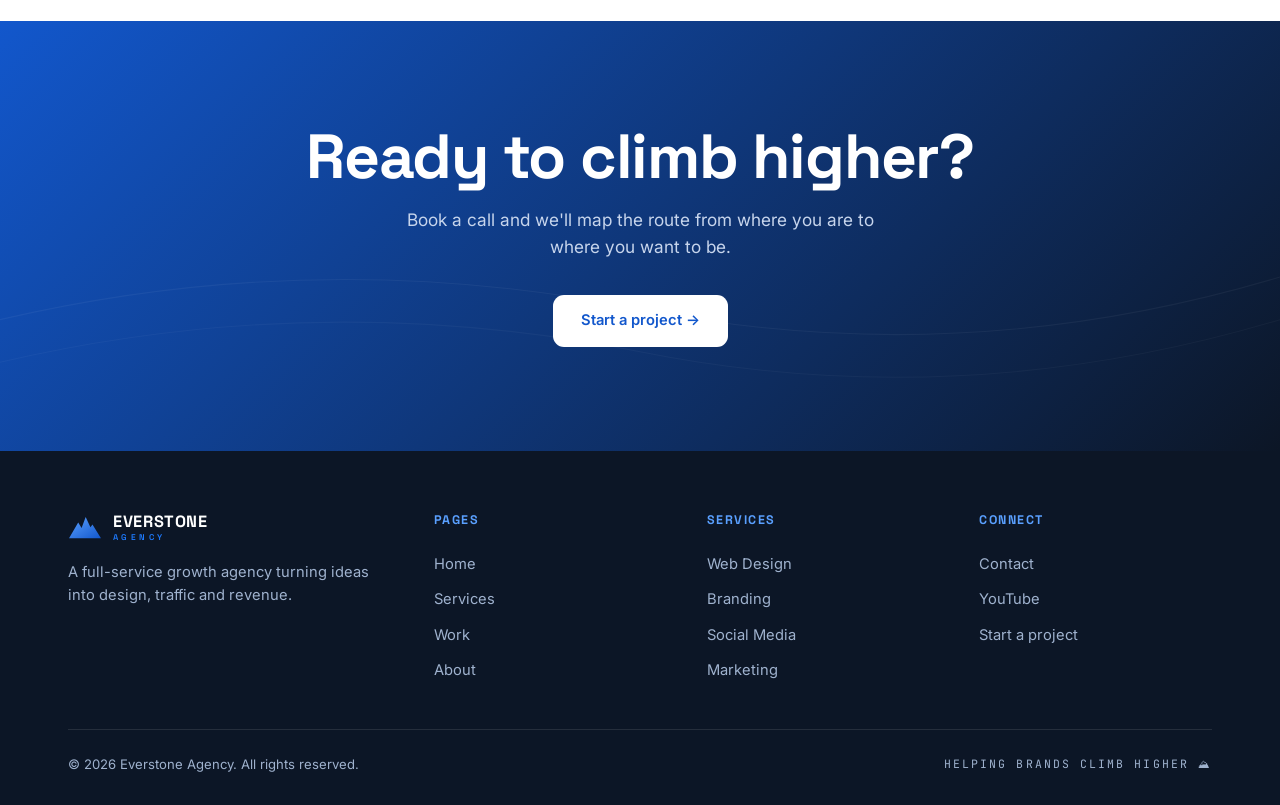
<file: work.html>
<!DOCTYPE html>
<html lang="en">
<head>
  <meta charset="UTF-8">
  <meta name="viewport" content="width=device-width, initial-scale=1.0">
  <title>Our Work — Everstone Agency</title>
  <link rel="preconnect" href="https://fonts.googleapis.com">
  <link rel="preconnect" href="https://fonts.gstatic.com" crossorigin>
  <link href="https://fonts.googleapis.com/css2?family=Space+Grotesk:wght@400;500;600;700&family=Inter:wght@400;500;600;700;800&family=JetBrains+Mono:wght@400;500&display=swap" rel="stylesheet">
  <link rel="stylesheet" href="css/style.css">
</head>
<body>

<!-- defs for gradient reuse -->
<svg width="0" height="0" style="position:absolute"><defs>
  <linearGradient id="lg" x1="0" y1="0" x2="1" y2="1"><stop offset="0" stop-color="#5AA0FF"/><stop offset="1" stop-color="#1257CC"/></linearGradient>
</defs></svg>

<!-- ============ HEADER ============ -->
<header id="hdr">
  <div class="wrap nav">
    <a href="index.html" class="logo" style="cursor:pointer">
      <svg viewBox="0 0 100 80" aria-label="Everstone Agency">
        <path fill="url(#lg)" d="M3 70 L30 24 L40 40 L52 8 L66 38 L72 30 L97 70 Z M40 40 L46 30 L52 8 Z"/>
      </svg>
      <span class="logo-txt"><span class="top">EVERSTONE</span><span class="sub">AGENCY</span></span>
    </a>
    <nav class="nav-links" id="navlinks">
      <a href="index.html">Home</a>
      <a href="services.html">Services</a>
      <a href="work.html" class="active">Work</a>
      <a href="about.html">About</a>
      <a href="contact.html">Contact</a>
      <a href="contact.html" class="nav-cta">Start a project</a>
    </nav>
    <div class="burger"><span></span><span></span><span></span></div>
  </div>
</header>

<main>
  <!-- ============ PAGE HERO ============ -->
  <section class="phero">
    <div class="glow"></div>
    <div class="wrap">
      <span class="eyebrow mono">Selected work</span>
      <h1>Brands we helped climb.</h1>
    </div>
  </section>

  <!-- ============ CASE STUDIES GRID ============ -->
  <section class="sec">
    <div class="wrap">
      <div class="work">
        <div class="case feat rv">
          <div class="bg" style="background:linear-gradient(120deg,#1257CC,#0C1626)"></div>
          <div class="veil"></div>
          <div class="meta">
            <span class="tag mono">Rebrand + Web</span>
            <h3>Northpeak Fitness</h3>
            <p class="res">Identity, website and launch campaign — +212% organic traffic, 3× enquiries in 6 months.</p>
          </div>
        </div>
        <div class="case rv">
          <div class="bg" style="background:linear-gradient(140deg,#1E7BFF,#10233F)"></div>
          <div class="veil"></div>
          <div class="meta">
            <span class="tag mono">Paid Social</span>
            <h3>Lumen Skincare</h3>
            <p class="res">4.1× ROAS across Meta in Q1.</p>
          </div>
        </div>
        <div class="case rv">
          <div class="bg" style="background:linear-gradient(160deg,#16294a,#1E7BFF)"></div>
          <div class="veil"></div>
          <div class="meta">
            <span class="tag mono">SEO + Content</span>
            <h3>Harbour & Co.</h3>
            <p class="res">Page-one for 38 commercial keywords.</p>
          </div>
        </div>
        <div class="case rv">
          <div class="bg" style="background:linear-gradient(135deg,#0C1626,#1E7BFF)"></div>
          <div class="veil"></div>
          <div class="meta">
            <span class="tag mono">E-commerce</span>
            <h3>Atlas Outdoors</h3>
            <p class="res">Shopify rebuild — +64% conversion rate.</p>
          </div>
        </div>
        <div class="case rv">
          <div class="bg" style="background:linear-gradient(150deg,#1257CC,#16294a)"></div>
          <div class="veil"></div>
          <div class="meta">
            <span class="tag mono">Branding</span>
            <h3>Verve Coffee</h3>
            <p class="res">Full identity system across 4 sites.</p>
          </div>
        </div>
      </div>
    </div>
  </section>
</main>

<!-- ============ CTA ============ -->
<div class="band">
  <svg class="contours" viewBox="0 0 1200 400" preserveAspectRatio="none"><g fill="none" stroke="#fff" stroke-width="1"><path d="M0 280 Q300 210 600 270 T1200 240" opacity=".12"/><path d="M0 320 Q300 250 600 310 T1200 280" opacity=".09"/></g></svg>
  <div class="wrap cta-band">
    <h2>Ready to climb higher?</h2>
    <p>Book a call and we'll map the route from where you are to where you want to be.</p>
    <a href="contact.html" class="btn btn-light">Start a project →</a>
  </div>
</div>

<!-- ============ FOOTER ============ -->
<footer>
  <div class="wrap">
    <div class="foot-top">
      <div>
        <div class="logo">
          <svg viewBox="0 0 100 80" style="width:34px;height:34px">
            <path fill="url(#lg)" d="M3 70 L30 24 L40 40 L52 8 L66 38 L72 30 L97 70 Z"/>
          </svg>
          <span class="logo-txt"><span class="top">EVERSTONE</span><span class="sub">AGENCY</span></span>
        </div>
        <p>A full-service growth agency turning ideas into design, traffic and revenue.</p>
      </div>
      <div class="fcol">
        <h5>Pages</h5>
        <a href="index.html">Home</a>
        <a href="services.html">Services</a>
        <a href="work.html">Work</a>
        <a href="about.html">About</a>
      </div>
      <div class="fcol">
        <h5>Services</h5>
        <a href="services.html">Web Design</a>
        <a href="services.html">Branding</a>
        <a href="services.html">Social Media</a>
        <a href="services.html">Marketing</a>
      </div>
      <div class="fcol">
        <h5>Connect</h5>
        <a href="contact.html">Contact</a>
        <a href="https://www.youtube.com/@Everstoneagency" target="_blank" rel="noopener">YouTube</a>
        <a href="contact.html">Start a project</a>
      </div>
    </div>
    <div class="foot-bot">
      <span>© 2026 Everstone Agency. All rights reserved.</span>
      <span class="mono">Helping brands climb higher ⛰</span>
    </div>
  </div>
</footer>

<script src="js/main.js"></script>
</body>
</html>
</file>
<file: css/style.css>
:root{
  --blue:#1E7BFF; --blue-deep:#1257CC; --blue-soft:#5AA0FF; --blue-tint:#EAF2FF;
  --ink:#0C1626; --slate:#33425C;
  --paper:#FFFFFF; --paper-2:#F4F7FC; --paper-3:#ECF1F8;
  --text:#0C1626; --muted:#5A6B85; --line:#E4EAF2;
  --display:'Space Grotesk',sans-serif; --body:'Inter',sans-serif; --mono:'JetBrains Mono',monospace;
  --maxw:1200px;
}
*{box-sizing:border-box;margin:0;padding:0}
html{scroll-behavior:smooth}
body{font-family:var(--body);color:var(--text);background:var(--paper);line-height:1.6;-webkit-font-smoothing:antialiased;overflow-x:hidden}
a{color:inherit;text-decoration:none}
img{max-width:100%;display:block}
.wrap{max-width:var(--maxw);margin:0 auto;padding:0 28px}
.mono{font-family:var(--mono);font-size:.72rem;letter-spacing:.18em;text-transform:uppercase}

/* ---------- LOGO ---------- */
.logo{display:flex;align-items:center;gap:11px}
.logo svg{width:34px;height:34px;flex:none}
.logo-txt{font-family:var(--display);font-weight:700;letter-spacing:.04em;line-height:1}
.logo-txt .top{font-size:1.02rem;display:block;color:var(--ink)}
.logo-txt .sub{font-size:.52rem;letter-spacing:.42em;color:var(--blue);font-weight:600;display:block;margin-top:2px}
footer .logo-txt .top{color:#fff}

/* ---------- NAV ---------- */
header{position:sticky;top:0;z-index:60;background:rgba(255,255,255,.82);backdrop-filter:blur(14px);border-bottom:1px solid transparent;transition:.3s}
header.stuck{border-bottom:1px solid var(--line);box-shadow:0 6px 24px rgba(12,22,38,.05)}
.nav{display:flex;align-items:center;justify-content:space-between;height:74px}
.nav-links{display:flex;gap:4px;align-items:center}
.nav-links a{font-size:.85rem;font-weight:500;padding:8px 15px;border-radius:8px;color:var(--slate);transition:.2s;cursor:pointer}
.nav-links a:hover{color:var(--ink);background:var(--paper-2)}
.nav-links a.active{color:var(--blue-deep);background:var(--blue-tint)}
.nav-cta{background:var(--blue);color:#fff!important;font-weight:600;padding:10px 20px!important;border-radius:9px;box-shadow:0 6px 18px rgba(30,123,255,.32)}
.nav-cta:hover{background:var(--blue-deep)!important;transform:translateY(-1px)}
.burger{display:none;flex-direction:column;gap:5px;cursor:pointer;padding:8px}
.burger span{width:24px;height:2px;background:var(--ink);border-radius:2px}

/* ---------- BUTTONS ---------- */
.btn{font-family:var(--body);font-weight:600;font-size:.92rem;padding:14px 28px;border-radius:11px;cursor:pointer;border:0;transition:.22s;display:inline-flex;align-items:center;gap:9px}
.btn-primary{background:var(--blue);color:#fff;box-shadow:0 10px 30px rgba(30,123,255,.3)}
.btn-primary:hover{background:var(--blue-deep);transform:translateY(-2px)}
.btn-ghost{background:#fff;color:var(--ink);border:1px solid var(--line)}
.btn-ghost:hover{border-color:var(--blue);color:var(--blue-deep)}
.btn-light{background:#fff;color:var(--blue-deep)}
.btn-light:hover{transform:translateY(-2px)}

/* ---------- EYEBROW / HEADINGS ---------- */
.eyebrow{display:inline-flex;align-items:center;gap:10px;color:var(--blue-deep);margin-bottom:22px}
.eyebrow::before{content:"";width:26px;height:1px;background:var(--blue)}
.sec{padding:104px 0}
.sec-head{max-width:680px;margin-bottom:56px}
.sec-head h2{font-family:var(--display);font-weight:700;font-size:clamp(2rem,4.4vw,3.1rem);letter-spacing:-.02em;line-height:1.06}
.sec-head p{color:var(--muted);font-size:1.08rem;margin-top:18px}

/* ---------- HERO ---------- */
.hero{position:relative;padding:90px 0 0;background:linear-gradient(180deg,var(--blue-tint) 0%,#fff 78%);overflow:hidden}
.hero .glow{position:absolute;top:-160px;right:-120px;width:620px;height:620px;background:radial-gradient(circle,rgba(30,123,255,.16),transparent 64%);pointer-events:none}
.hero .contours{position:absolute;inset:0;opacity:.5;pointer-events:none}
.hero-inner{position:relative;z-index:3;padding:56px 0 64px}
.hero h1{font-family:var(--display);font-weight:700;font-size:clamp(2.6rem,7vw,5.1rem);line-height:1.02;letter-spacing:-.025em;max-width:16ch}
.hero h1 .grad{background:linear-gradient(100deg,var(--blue),var(--blue-deep));-webkit-background-clip:text;background-clip:text;color:transparent}
.hero p{color:var(--slate);font-size:clamp(1.02rem,2vw,1.2rem);max-width:52ch;margin:26px 0 36px}
.hero-actions{display:flex;gap:14px;flex-wrap:wrap}

/* ---------- HERO LOGOS ---------- */
.hero-logos-section {
  padding: 44px 0;
  border-top: 1px solid var(--line);
  border-bottom: 1px solid var(--line);
  background: #fafafa;
  position: relative;
  z-index: 5;
  border-left: 8px solid #2ecc71; /* Vibrant green vertical bar on the left */
}
.hero-logos-title {
  font-family: var(--mono);
  font-size: 0.72rem;
  letter-spacing: 0.15em;
  text-transform: uppercase;
  color: var(--muted);
  text-align: center;
  margin-bottom: 28px;
}
.hero-logos-grid {
  display: flex;
  justify-content: center;
  align-items: center;
  gap: 36px 60px; /* Ample spacing and breathing room for all logos */
  flex-wrap: wrap;
  width: 100%;
}
.hero-logos-grid svg {
  height: 38px;
  max-width: 120px;
  width: auto;
  fill: var(--slate);
  color: var(--slate);
  opacity: 0.65;
  transition: all 0.3s cubic-bezier(0.2, 0.8, 0.2, 1);
}
.hero-logos-grid svg:hover {
  opacity: 0.95;
  color: var(--blue);
  fill: var(--blue);
  transform: scale(1.08);
}

/* ---------- MARQUEE ---------- */
.marq{background:var(--ink);color:#fff;padding:18px 0;overflow:hidden}
.marq-track{display:flex;gap:60px;white-space:nowrap;animation:scroll 26s linear infinite;font-family:var(--display);font-weight:600;font-size:1.05rem;color:#9FB2CE}
.marq-track span{display:inline-flex;align-items:center;gap:60px}
.marq-track i{color:var(--blue-soft);font-style:normal}
@keyframes scroll{to{transform:translateX(-50%)}}

/* ---------- SERVICES / STAGES ---------- */
.stages{display:grid;gap:1px;background:var(--line);border:1px solid var(--line);border-radius:18px;overflow:hidden}
.stage{background:#fff;padding:38px;display:grid;grid-template-columns:auto 1fr auto;gap:30px;align-items:start;transition:.25s}
.stage:hover{background:var(--paper-2)}
.stage .alt{font-family:var(--mono);color:var(--blue-deep);font-size:.78rem;padding-top:6px;white-space:nowrap}
.stage h3{font-family:var(--display);font-weight:600;font-size:1.5rem;letter-spacing:-.01em}
.stage p{color:var(--muted);margin-top:10px;max-width:62ch}
.stage .arrow{font-size:1.4rem;color:var(--line);transition:.25s;align-self:center}
.stage:hover .arrow{color:var(--blue);transform:translateX(4px)}

/* ---------- STATS (deep-blue summit band) ---------- */
.band{background:linear-gradient(135deg,var(--blue-deep),var(--ink));color:#fff;position:relative;overflow:hidden}
.band .contours{position:absolute;inset:0;opacity:.4;pointer-events:none}
.stats{position:relative;z-index:2;display:grid;grid-template-columns:repeat(4,1fr);gap:30px;text-align:center}
.stat .num{font-family:var(--display);font-weight:700;font-size:clamp(2.4rem,5vw,3.6rem);letter-spacing:-.02em;line-height:1}
.stat .lbl{color:#B9CBE6;margin-top:10px;font-size:.92rem}

/* ---------- WORK ---------- */
.work{display:grid;grid-template-columns:repeat(2,1fr);gap:26px}
.case{border-radius:18px;overflow:hidden;color:#fff;position:relative;min-height:340px;display:flex;flex-direction:column;justify-content:flex-end;padding:34px;cursor:pointer;transition:.3s;border:1px solid var(--line)}
.case:hover{transform:translateY(-6px);box-shadow:0 26px 60px rgba(12,22,38,.18)}
.case .bg{position:absolute;inset:0;z-index:0}
.case .veil{position:absolute;inset:0;z-index:1;background:linear-gradient(180deg,rgba(12,22,38,.12),rgba(12,22,38,.82))}
.case .meta{position:relative;z-index:2}
.case .tag{color:var(--blue-soft)}
.case h3{font-family:var(--display);font-weight:600;font-size:1.5rem;margin:10px 0 6px}
.case .res{color:#C7D5EC;font-size:.92rem}
.case.feat{grid-column:1 / -1;min-height:300px}

/* ---------- ABOUT ---------- */
.split{display:grid;grid-template-columns:1.05fr .95fr;gap:64px;align-items:center}
.split .lead{font-family:var(--display);font-weight:500;font-size:clamp(1.3rem,2.6vw,1.7rem);line-height:1.4;letter-spacing:-.01em}
.split .lead b{color:var(--blue-deep);font-weight:700}
.split p+p{margin-top:16px;color:var(--muted)}
.values{display:grid;gap:1px;background:var(--line);border:1px solid var(--line);border-radius:16px;overflow:hidden}
.value{background:#fff;padding:24px 26px}
.value h4{font-family:var(--display);font-weight:600;font-size:1.08rem;display:flex;gap:12px;align-items:center}
.value h4 .d{width:8px;height:8px;border-radius:50%;background:var(--blue)}
.value p{color:var(--muted);font-size:.94rem;margin-top:8px;padding-left:20px}

/* ---------- PROCESS ---------- */
.steps{display:grid;grid-template-columns:repeat(4,1fr);gap:0;border-top:1px solid var(--line)}
.step{padding:30px 22px 0;border-left:1px solid var(--line)}
.step:first-child{border-left:0;padding-left:0}
.step .n{font-family:var(--mono);color:var(--blue-deep);font-size:.8rem}
.step h4{font-family:var(--display);font-weight:600;font-size:1.18rem;margin:14px 0 8px}
.step p{color:var(--muted);font-size:.92rem}

/* ---------- CONTACT ---------- */
.contact-grid{display:grid;grid-template-columns:1fr 1fr;gap:54px;align-items:start}
.field{margin-bottom:18px}
.field label{display:block;font-size:.82rem;font-weight:600;margin-bottom:7px}
.field input,.field textarea,.field select{width:100%;padding:13px 15px;border:1px solid var(--line);border-radius:10px;font-family:var(--body);font-size:.95rem;background:#fff;transition:.2s}
.field input:focus,.field textarea:focus,.field select:focus{outline:0;border-color:var(--blue);box-shadow:0 0 0 3px rgba(30,123,255,.14)}
.contact-side{background:linear-gradient(150deg,var(--blue-deep),var(--ink));color:#fff;border-radius:18px;padding:42px 38px}
.contact-side h3{font-family:var(--display);font-weight:600;font-size:1.6rem;margin-bottom:8px}
.contact-side .s-muted{color:#B9CBE6}
.cline{display:flex;gap:14px;align-items:center;padding:18px 0;border-bottom:1px solid rgba(255,255,255,.12)}
.cline:last-child{border-bottom:0}
.cline .ic{width:38px;height:38px;border-radius:10px;background:rgba(255,255,255,.12);display:flex;align-items:center;justify-content:center;color:#fff;flex:none}
.cline b{font-family:var(--display);font-size:.95rem}
.cline small{color:#B9CBE6;display:block}

/* ---------- CTA ---------- */
.cta-band{text-align:center;padding:104px 0;position:relative;z-index:2}
.cta-band h2{font-family:var(--display);font-weight:700;font-size:clamp(2.2rem,5.5vw,3.9rem);letter-spacing:-.02em;line-height:1.04;max-width:18ch;margin:0 auto 16px}
.cta-band p{color:#C7D5EC;max-width:46ch;margin:0 auto 34px;font-size:1.08rem}

/* ---------- FOOTER ---------- */
footer{background:var(--ink);color:#fff;padding:60px 0 30px}
.foot-top{display:grid;grid-template-columns:1.4fr 1fr 1fr 1fr;gap:40px;padding-bottom:40px;border-bottom:1px solid rgba(255,255,255,.1)}
.foot-top p{color:#9FB2CE;font-size:.92rem;max-width:34ch;margin-top:16px}
.fcol h5{font-family:var(--display);font-size:.78rem;letter-spacing:.12em;text-transform:uppercase;color:var(--blue-soft);margin-bottom:16px}
.fcol a{display:block;color:#9FB2CE;font-size:.92rem;padding:6px 0;cursor:pointer}
.fcol a:hover{color:#fff}
.foot-bot{display:flex;justify-content:space-between;align-items:center;padding-top:24px;color:#9FB2CE;font-size:.82rem;flex-wrap:wrap;gap:12px}

/* ---------- PAGE HERO (inner pages) ---------- */
.phero{background:linear-gradient(180deg,var(--blue-tint),#fff);padding:120px 0 70px;position:relative;overflow:hidden}
.phero .glow{position:absolute;top:-160px;right:-120px;width:560px;height:560px;background:radial-gradient(circle,rgba(30,123,255,.14),transparent 64%)}
.phero h1{position:relative;z-index:2;font-family:var(--display);font-weight:700;font-size:clamp(2.4rem,6vw,4rem);letter-spacing:-.025em;line-height:1.05;max-width:18ch}

/* reveal */
.rv{opacity:0;transform:translateY(26px);transition:.7s cubic-bezier(.2,.7,.2,1)}
.rv.in{opacity:1;transform:none}

/* ---------- RESPONSIVE MEDIA QUERIES ---------- */
@media(max-width:980px){
  .hero-logos-grid {
    justify-content: center;
    gap: 32px;
  }
  .hero-logos-grid svg {
    height: 26px;
    max-width: 90px;
  }
}

@media(max-width:880px){
  .nav-links{position:fixed;inset:74px 0 auto 0;background:#fff;flex-direction:column;align-items:stretch;padding:14px 20px 24px;gap:4px;border-bottom:1px solid var(--line);box-shadow:0 14px 30px rgba(12,22,38,.1);transform:translateY(-140%);transition:.3s;z-index:55}
  .nav-links.open{transform:none}
  .nav-links a{padding:13px 14px;font-size:.98rem}
  .burger{display:flex}
  .stats{grid-template-columns:repeat(2,1fr);gap:34px 24px}
  .work,.split,.contact-grid{grid-template-columns:1fr}
  .case.feat{grid-column:auto}
  .steps{grid-template-columns:1fr 1fr}
  .step{border-left:0;padding:26px 0 0}
  .stage{grid-template-columns:1fr;gap:8px;padding:28px 24px}
  .stage .arrow{display:none}.stage .alt{padding-top:0}
  .split{gap:40px}
}

@media(max-width:640px){
  .hero-logos-grid {
    display: grid;
    grid-template-columns: repeat(3, 1fr);
    gap: 24px 16px;
    justify-items: center;
  }
  .hero-logos-grid svg {
    height: 24px;
    max-width: 80px;
  }
}

@media(max-width:560px){
  .stats,.steps{grid-template-columns:1fr}
  .foot-top{grid-template-columns:1fr 1fr}
}

@media(max-width:420px){
  .hero-logos-grid {
    grid-template-columns: repeat(2, 1fr);
  }
}

@media(prefers-reduced-motion:reduce){
  *{animation:none!important;transition:none!important}
  .rv{opacity:1;transform:none}
  .ascent{stroke-dashoffset:0}
}
</file>
